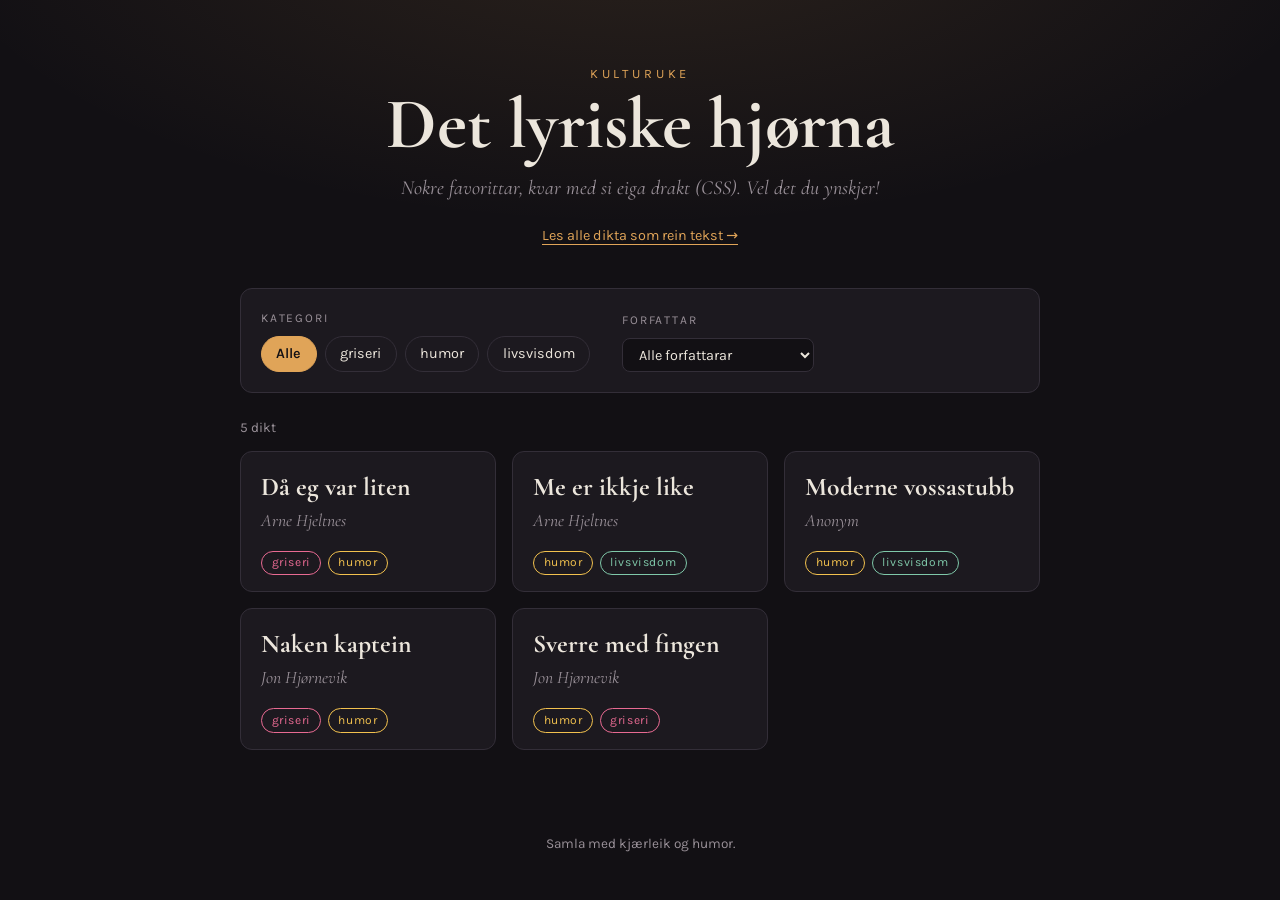
<file: index.html>
<!doctype html>
<html lang="nn">
<head>
  <meta charset="utf-8">
  <meta name="viewport" content="width=device-width, initial-scale=1">
  <title>Det lyriske hjørna</title>
  <meta name="description" content="Ein samling favorittdikt – i skjønn foreining med CSS.">
  <link rel="preconnect" href="https://fonts.googleapis.com">
  <link rel="preconnect" href="https://fonts.gstatic.com" crossorigin>
  <link href="https://fonts.googleapis.com/css2?family=Cormorant+Garamond:ital,wght@0,500;0,700;1,500&family=Karla:wght@400;600&display=swap" rel="stylesheet">
  <link rel="stylesheet" href="style.css">
  <script src="script.js" defer></script>
</head>
<body>
  <header class="topp">
    <p class="overtittel">Kulturuke</p>
    <h1>Det lyriske hjørna</h1>
    <p class="ingress">Nokre favorittar, kvar med si eiga drakt (CSS). Vel det du ynskjer!</p>
    <p class="lesemodus"><a href="les/">Les alle dikta som rein tekst →</a></p>
  </header>

  <main>
    <section class="filter" aria-label="Filtrer dikt">
      <div class="filter-gruppe">
        <span class="filter-etikett" id="kategori-etikett">Kategori</span>
        <div class="chips" id="kategorier" role="group" aria-labelledby="kategori-etikett"></div>
      </div>
      <div class="filter-gruppe">
        <label class="filter-etikett" for="forfatter">Forfattar</label>
        <select id="forfatter">
          <option value="">Alle forfattarar</option>
        </select>
      </div>
    </section>

    <p class="antall" id="antall" aria-live="polite"></p>

    <ul class="diktliste" id="diktliste"></ul>

    <noscript>
      <p class="tom">Startsida treng JavaScript for å vise dikta.</p>
    </noscript>
  </main>

  <footer class="bunn">
    <p>Samla med kjærleik og humor.</p>
  </footer>
</body>
</html>
</file>
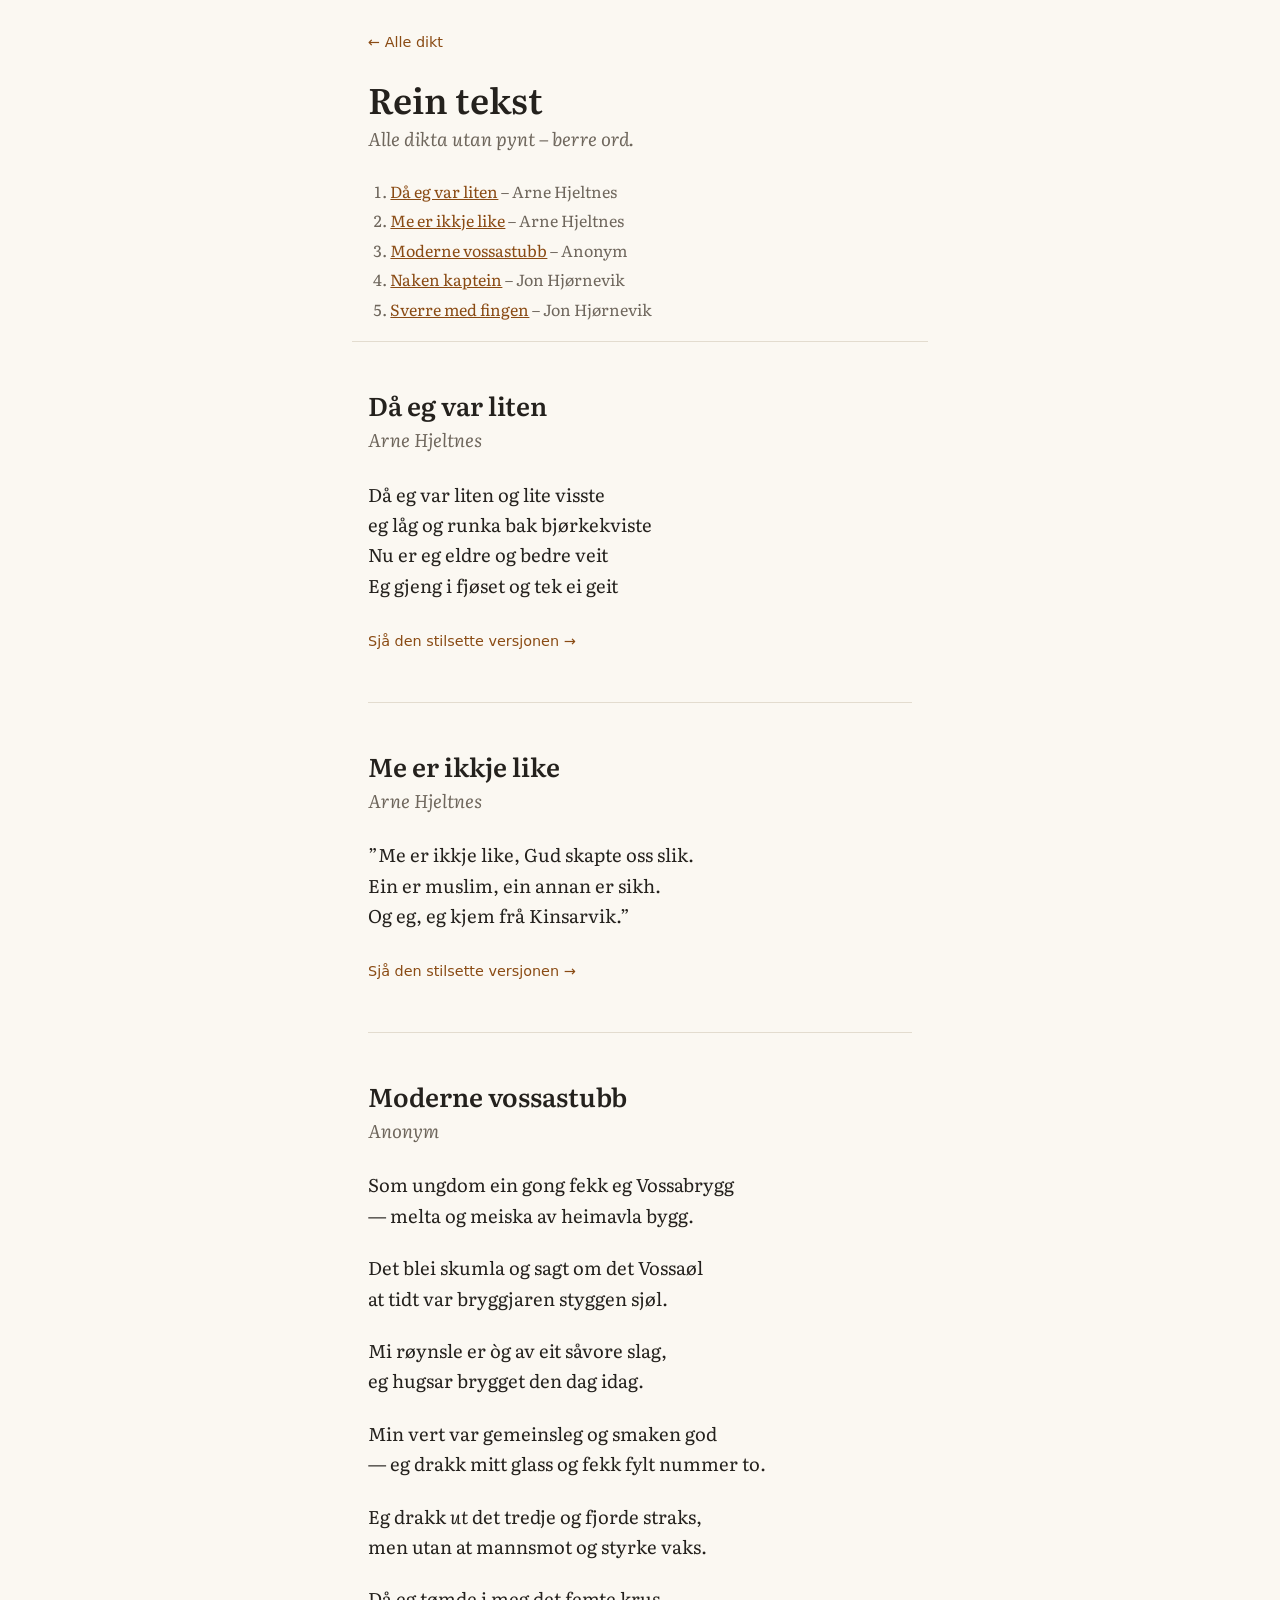
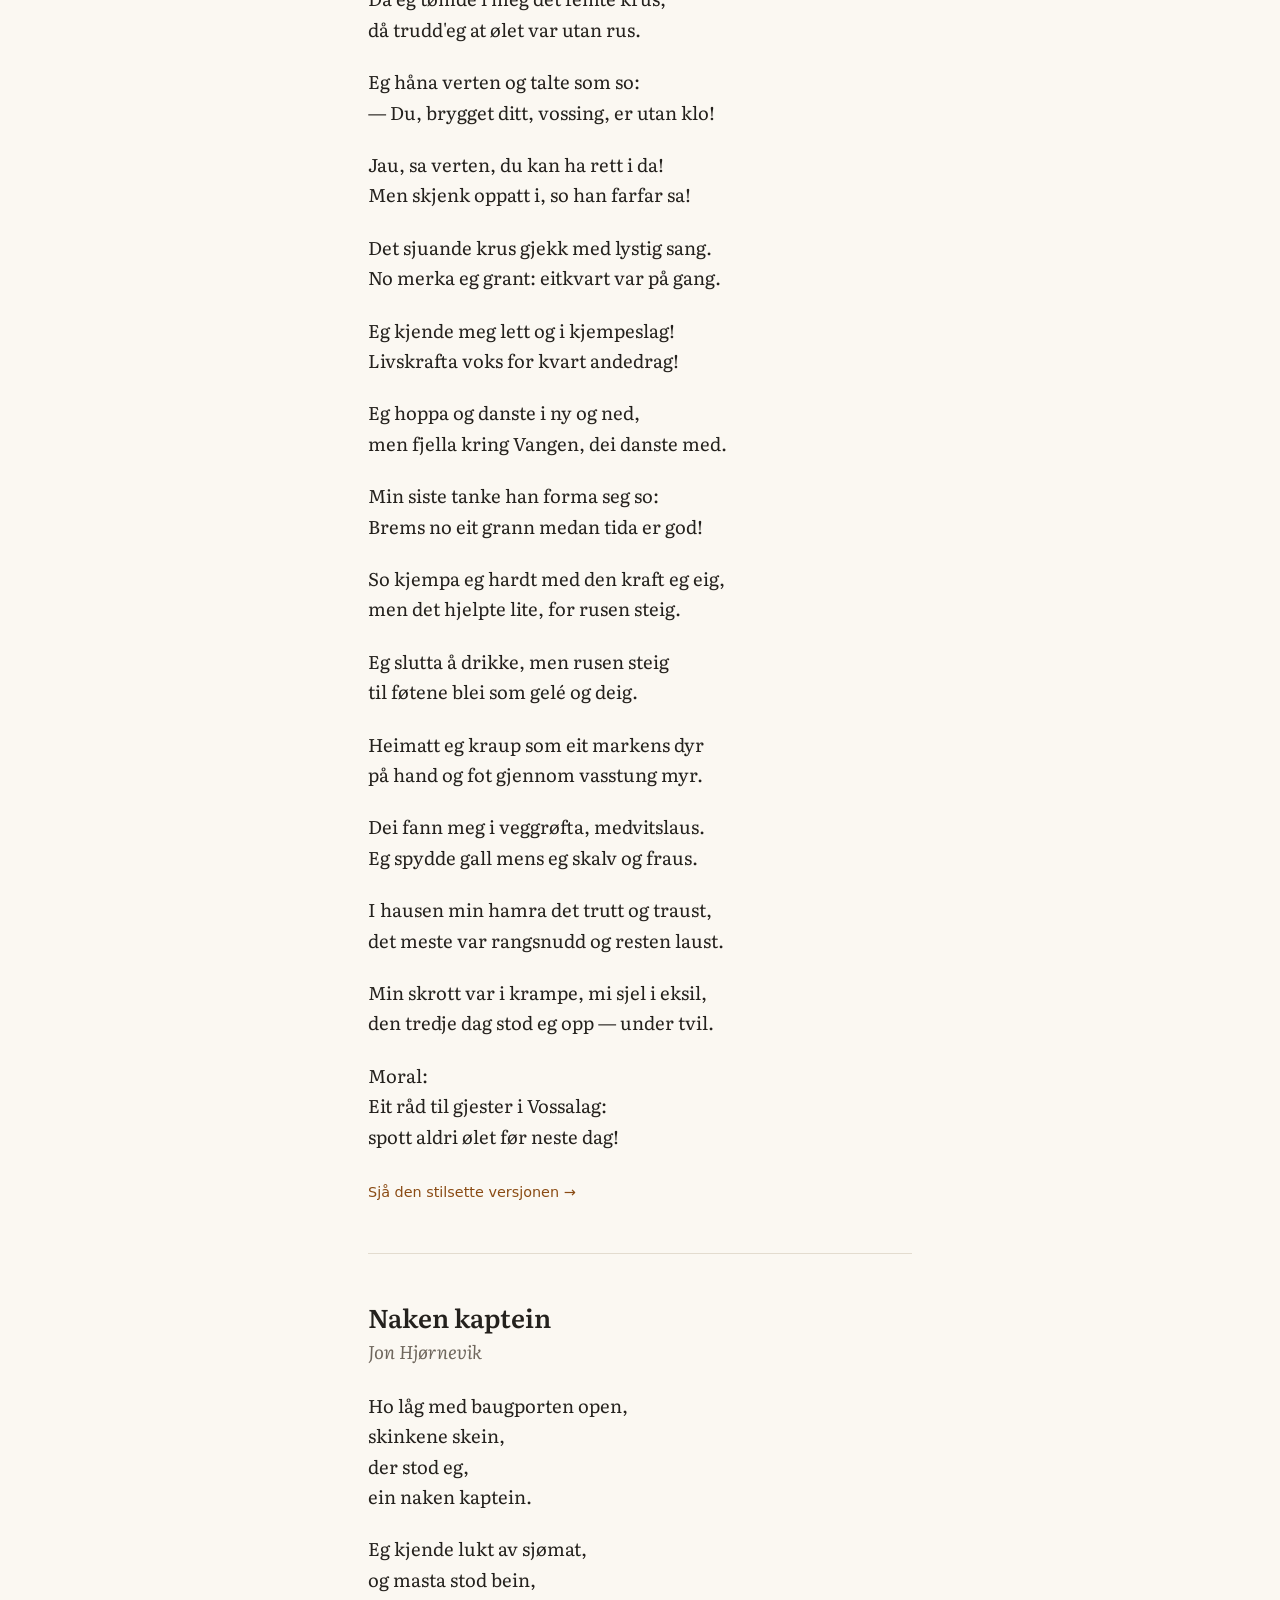
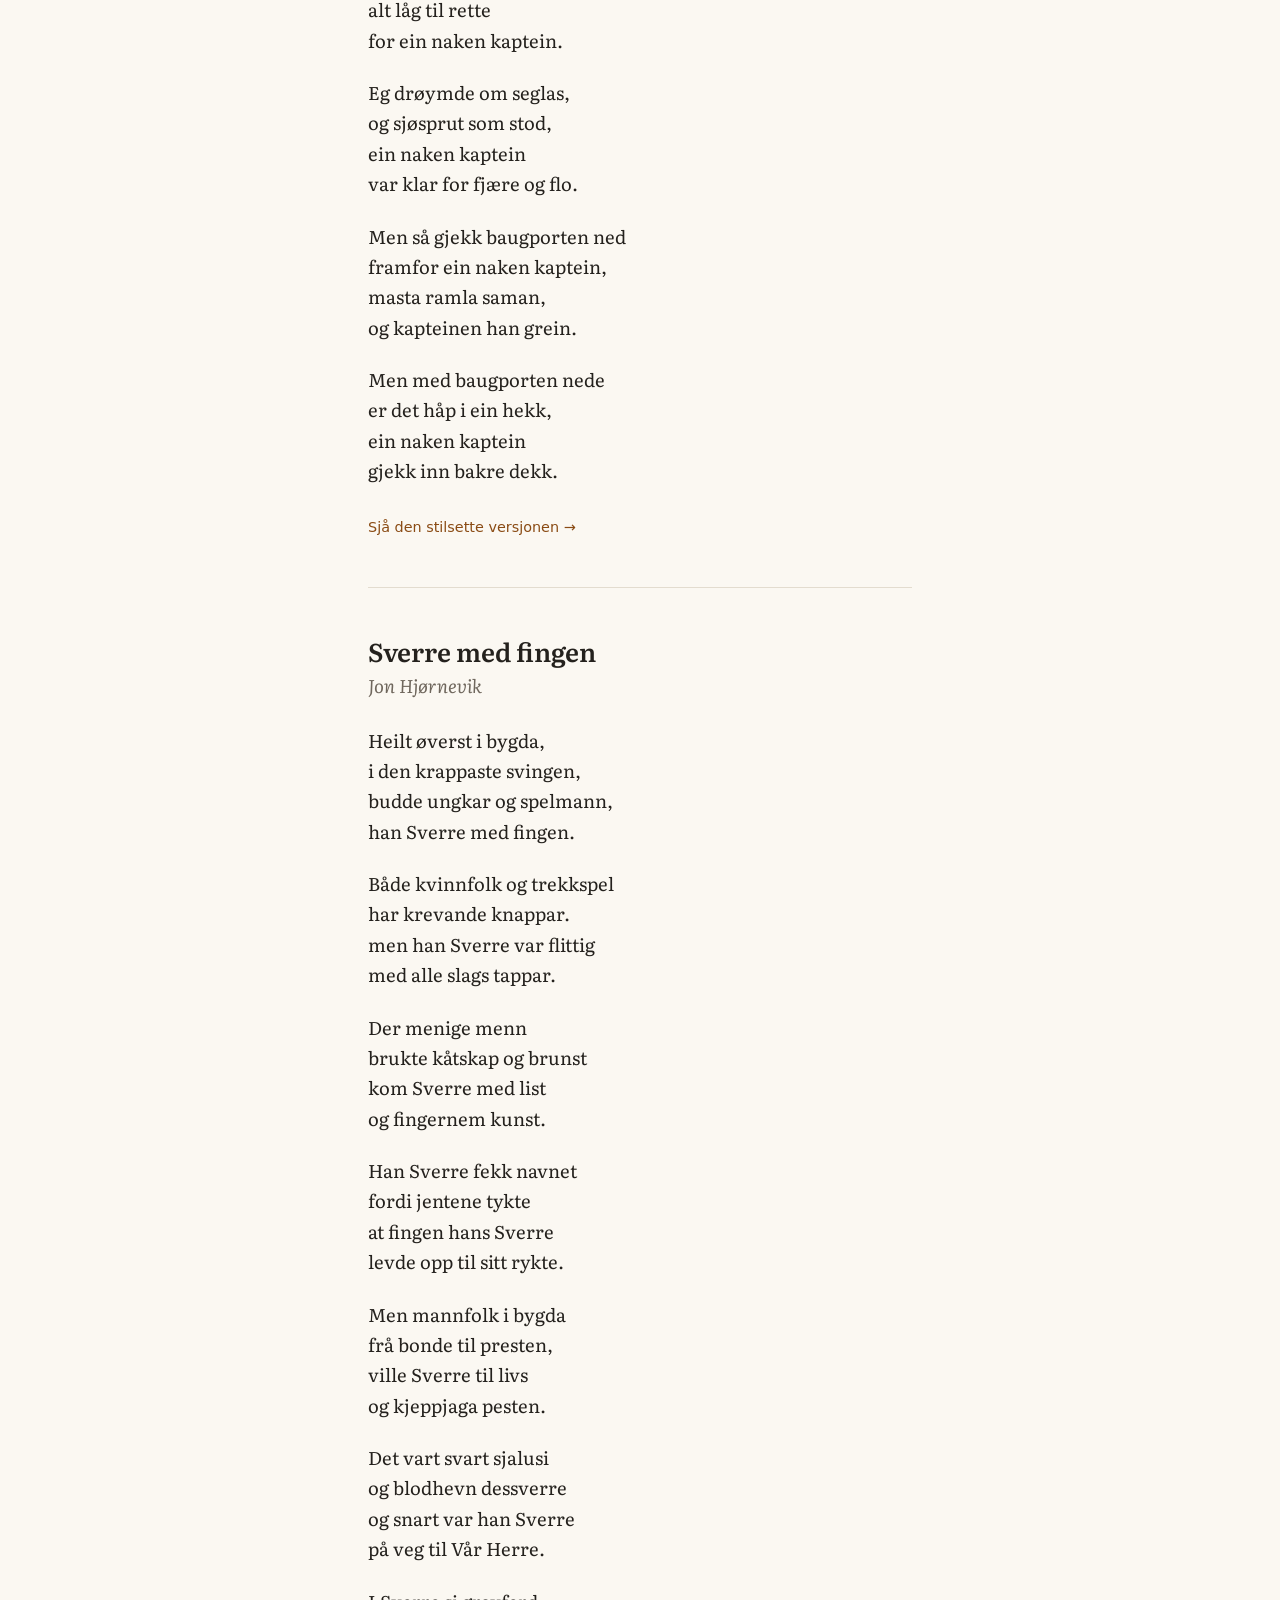
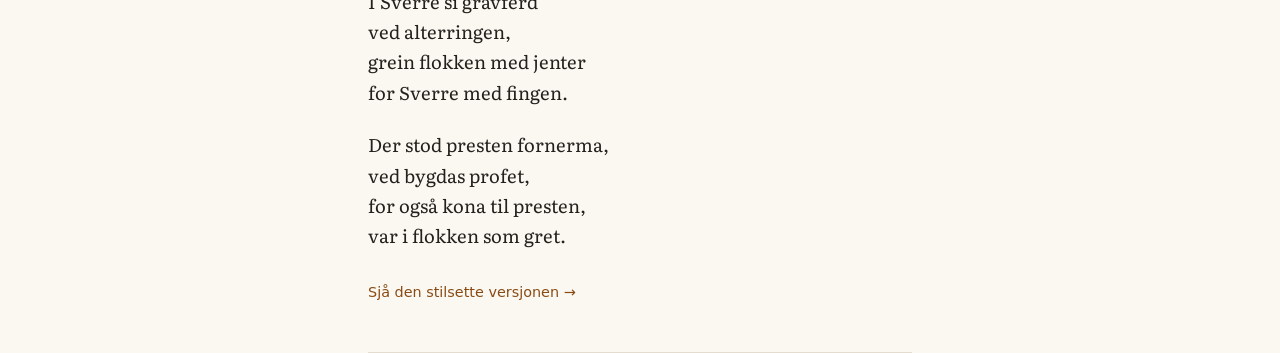
<file: les/index.html>
<!doctype html>
<html lang="nn">
<head>
  <meta charset="utf-8">
  <meta name="viewport" content="width=device-width, initial-scale=1">
  <title>Rein tekst – Det lyriske hjørna</title>
  <meta name="description" content="Alle dikta i Det lyriske hjørna som rein tekst, utan pynt.">
  <link rel="preconnect" href="https://fonts.googleapis.com">
  <link rel="preconnect" href="https://fonts.gstatic.com" crossorigin>
  <link href="https://fonts.googleapis.com/css2?family=Literata:ital,opsz,wght@0,7..72,400;0,7..72,600;1,7..72,400&display=swap" rel="stylesheet">
  <link rel="stylesheet" href="style.css">
  <script src="script.js" defer></script>
</head>
<body>
  <header class="topp">
    <a class="tilbake" href="../">← Alle dikt</a>
    <h1>Rein tekst</h1>
    <p class="ingress">Alle dikta utan pynt – berre ord.</p>

    <nav aria-label="Innhald">
      <ol class="innhald" id="innhald"></ol>
    </nav>
  </header>

  <main id="dikta">
    <p class="melding">Hentar dikta …</p>
  </main>

  <noscript>
    <p class="melding">Denne sida treng JavaScript for å hente dikta.</p>
  </noscript>
</body>
</html>
</file>
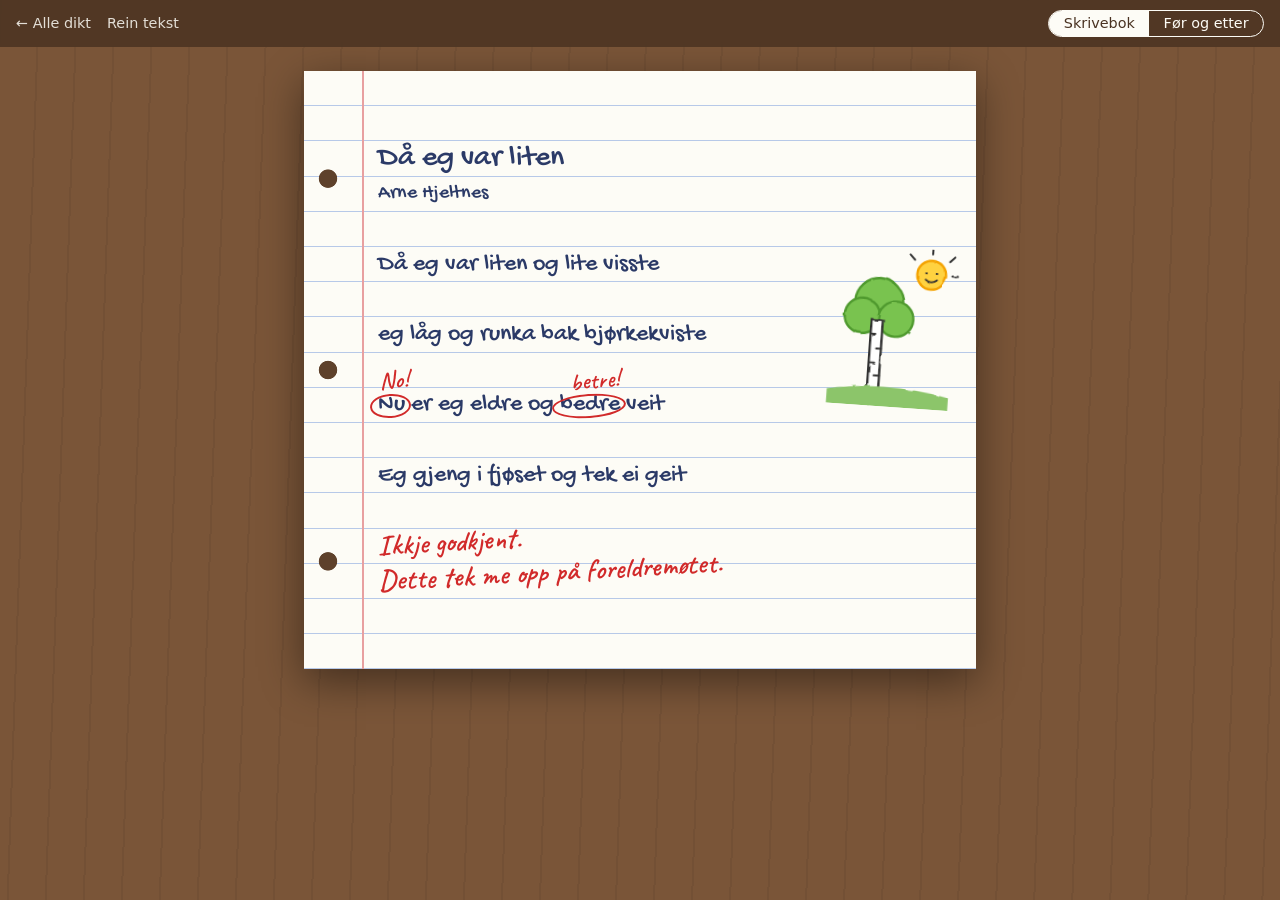
<file: dikt/da-eg-var-liten/index.html>
<!doctype html>
<html lang="nn" data-visning="skrivebok">
<head>
  <meta charset="utf-8">
  <meta name="viewport" content="width=device-width, initial-scale=1">
  <title>Då eg var liten og lite visste... – Arne Hjeltnes</title>
  <link rel="preconnect" href="https://fonts.googleapis.com">
  <link rel="preconnect" href="https://fonts.gstatic.com" crossorigin>
  <link href="https://fonts.googleapis.com/css2?family=Caveat:wght@600&family=Gochi+Hand&family=Zilla+Slab:wght@400;700&display=swap" rel="stylesheet">
  <link rel="stylesheet" href="style.css">
  <script>
    document.documentElement.classList.add("js");
    try {
      if (localStorage.getItem("liten-visning") === "glidar") document.documentElement.dataset.visning = "glidar";
    } catch {}
  </script>
  <script src="script.js" defer></script>
</head>
<body>
  <nav class="topplinje">
    <div class="lenkjer">
      <a class="tilbake" href="../../">← Alle dikt</a>
      <a class="tilbake" href="../../les/#da-eg-var-liten">Rein tekst</a>
    </div>
    <div class="veljar" role="group" aria-label="Visning">
      <button type="button" data-vel="skrivebok" aria-pressed="true">Skrivebok</button>
      <button type="button" data-vel="glidar" aria-pressed="false">Før og etter</button>
    </div>
  </nav>

  <main class="ark">
    <header class="hovud">
      <h1>Då eg var liten</h1>
      <p class="forfatter">Arne Hjeltnes</p>
    </header>

    <!-- Barneteikning i margen på skrivebokssida -->
    <svg class="krusedull" viewBox="0 0 160 200" aria-hidden="true">
      <defs>
        <filter id="fargeblyant-liten">
          <feTurbulence type="fractalNoise" baseFrequency="0.06" numOctaves="2" seed="2" result="stoy"/>
          <feDisplacementMap in="SourceGraphic" in2="stoy" scale="3"/>
        </filter>
      </defs>
      <g filter="url(#fargeblyant-liten)">
        <circle class="dull-sol" cx="125" cy="32" r="18"/>
        <path class="dull-strek" d="M125 6 V0 M147 14 L153 8 M151 32 H158 M103 14 L97 8"/>
        <path class="dull-strek" d="M118 30 h1 M131 30 h1 M118 38 Q125 44 132 38"/>
        <circle class="dull-krone" cx="62" cy="70" r="30"/>
        <circle class="dull-krone" cx="42" cy="88" r="22"/>
        <circle class="dull-krone" cx="84" cy="90" r="22"/>
        <rect class="dull-stamme" x="54" y="92" width="14" height="88"/>
        <path class="dull-strek" d="M54 110 h6 M62 128 h6 M54 146 h7 M61 162 h7"/>
        <path class="dull-gras" d="M4 182 Q 80 168 156 184 L156 200 L4 200 Z"/>
      </g>
    </svg>

    <div data-strofe class="scene" style="--pos: 100%">
      <div class="panel panel-da">
        <svg class="bilete" viewBox="0 0 800 500" preserveAspectRatio="xMidYMid slice" aria-hidden="true">
          <defs>
            <filter id="fargeblyant">
              <feTurbulence type="fractalNoise" baseFrequency="0.035" numOctaves="2" seed="4" result="stoy"/>
              <feDisplacementMap in="SourceGraphic" in2="stoy" scale="6"/>
            </filter>
          </defs>
          <rect width="800" height="500" fill="#fffdf4"/>
          <g filter="url(#fargeblyant)">
            <rect class="da-himmel" x="-10" y="-10" width="820" height="390"/>
            <circle class="dull-sol" cx="560" cy="90" r="46"/>
            <path class="dull-strek tjukk" d="M560 22 V4 M614 44 L630 28 M626 92 H646 M506 44 L490 28 M614 140 L630 156 M506 140 L490 156"/>
            <path class="dull-strek tjukk" d="M544 84 h2 M574 84 h2 M542 104 Q560 120 578 104"/>
            <path class="da-sky" d="M120 360 q-30 0 -30 -26 q0 -26 30 -24 q10 -26 40 -16 q30 -14 46 14 q30 2 26 30 q-4 22 -30 22 Z" transform="translate(500 -240)"/>
            <path class="dull-gras" d="M-10 380 Q 200 330 420 370 T 820 360 L 820 510 L -10 510 Z"/>

            <rect class="dull-stamme" x="318" y="200" width="24" height="190"/>
            <path class="dull-strek tjukk" d="M318 230 h10 M332 262 h10 M318 300 h12 M330 336 h12"/>
            <circle class="dull-krone" cx="330" cy="170" r="62"/>
            <circle class="dull-krone" cx="286" cy="208" r="40"/>
            <circle class="dull-krone" cx="376" cy="206" r="42"/>

            <rect class="dull-stamme" x="458" y="230" width="20" height="160"/>
            <path class="dull-strek tjukk" d="M458 262 h9 M469 296 h9 M458 330 h10"/>
            <circle class="dull-krone" cx="468" cy="206" r="50"/>
            <circle class="dull-krone" cx="434" cy="236" r="32"/>
            <circle class="dull-krone" cx="504" cy="234" r="34"/>

            <!-- Bjørkekvistar -->
            <circle class="da-busk" cx="190" cy="390" r="44"/>
            <circle class="da-busk" cx="240" cy="380" r="36"/>
            <circle class="da-busk" cx="150" cy="404" r="30"/>

            <circle class="da-blom" cx="420" cy="430" r="8"/>
            <circle class="da-blom" cx="560" cy="414" r="8"/>
            <circle class="da-blom gul" cx="620" cy="446" r="8"/>
            <circle class="da-blom gul" cx="90" cy="452" r="8"/>
          </g>
        </svg>
        <p class="del del-da">
          <span data-linje class="linje">Då eg var liten og lite visste</span>
          <span data-linje class="linje">eg låg og runka bak bjørkekviste</span>
        </p>
      </div>

      <div class="panel panel-no">
        <svg class="bilete" viewBox="0 0 800 500" preserveAspectRatio="xMidYMid slice" aria-hidden="true">
          <defs>
            <linearGradient id="kveldshimmel" x1="0" y1="0" x2="0" y2="1">
              <stop offset="0" stop-color="#1f1733"/>
              <stop offset="0.5" stop-color="#6b3355"/>
              <stop offset="0.78" stop-color="#d9784f"/>
            </linearGradient>
          </defs>
          <rect width="800" height="500" fill="url(#kveldshimmel)"/>
          <circle cx="620" cy="80" r="22" fill="#f6ecd2"/>
          <g class="stjerner">
            <circle cx="120" cy="50" r="1.6"/>
            <circle cx="220" cy="100" r="1.2"/>
            <circle cx="460" cy="40" r="1.4"/>
            <circle cx="700" cy="140" r="1.2"/>
            <circle cx="340" cy="70" r="1"/>
          </g>
          <path d="M0 380 Q 300 350 800 372 L800 500 L0 500 Z" fill="#26301e"/>

          <!-- Fjøset -->
          <path d="M240 250 L380 160 L520 250 Z" fill="#2e2a2a"/>
          <rect x="256" y="248" width="248" height="140" fill="#9e2b25"/>
          <path d="M256 248 H504" stroke="#f2ede4" stroke-width="5"/>
          <rect x="366" y="194" width="28" height="26" fill="#f2ede4"/>
          <rect x="370" y="198" width="20" height="18" fill="#f3c46b"/>
          <rect x="430" y="280" width="44" height="34" fill="#f3c46b" stroke="#f2ede4" stroke-width="4"/>
          <!-- Fjøsdøra, halvopen -->
          <rect x="290" y="290" width="70" height="98" fill="#1b1414"/>
          <rect x="360" y="290" width="40" height="98" fill="#9e2b25" stroke="#f2ede4" stroke-width="4"/>
          <path d="M360 290 L400 388 M400 290 L360 388" stroke="#f2ede4" stroke-width="4"/>

          <!-- Geita som kikar ut -->
          <g class="geit">
            <path class="geit-horn" d="M318 322 Q 306 296 296 300 M334 322 Q 340 296 352 298"/>
            <ellipse class="geit-ore" cx="304" cy="334" rx="12" ry="5" transform="rotate(20 304 334)"/>
            <ellipse class="geit-ore" cx="350" cy="334" rx="12" ry="5" transform="rotate(-20 350 334)"/>
            <ellipse class="geit-hovud" cx="327" cy="345" rx="20" ry="26"/>
            <g class="geit-auge">
              <ellipse cx="319" cy="340" rx="3.4" ry="4"/>
              <ellipse cx="335" cy="340" rx="3.4" ry="4"/>
            </g>
            <path class="geit-skjegg" d="M321 368 L327 388 L333 368 Z"/>
          </g>

          <!-- Gjerde -->
          <path d="M560 360 V400 M610 362 V402 M660 364 V404 M710 366 V406 M760 368 V408 M550 372 H780 M550 390 H780" stroke="#4a3a2a" stroke-width="6" stroke-linecap="round"/>
        </svg>
        <p class="del del-no">
          <span data-linje class="linje"><span class="rett" data-rett="No!">Nu</span> er eg eldre og <span class="rett" data-rett="betre!">bedre</span> veit</span>
          <span data-linje class="linje">Eg gjeng i fjøset og tek ei geit</span>
        </p>
      </div>

      <div class="skiljeline" aria-hidden="true"></div>
      <button type="button" class="handtak" role="slider" aria-label="Dra mellom då og no" aria-valuemin="0" aria-valuemax="100" aria-valuenow="100">
        <span aria-hidden="true">⟷</span>
      </button>
    </div>

    <!-- Læraren sin dom (skrivebok) -->
    <p class="karakter">Ikkje godkjent.<br>Dette tek me opp på foreldremøtet.</p>
  </main>
</body>
</html>
</file>
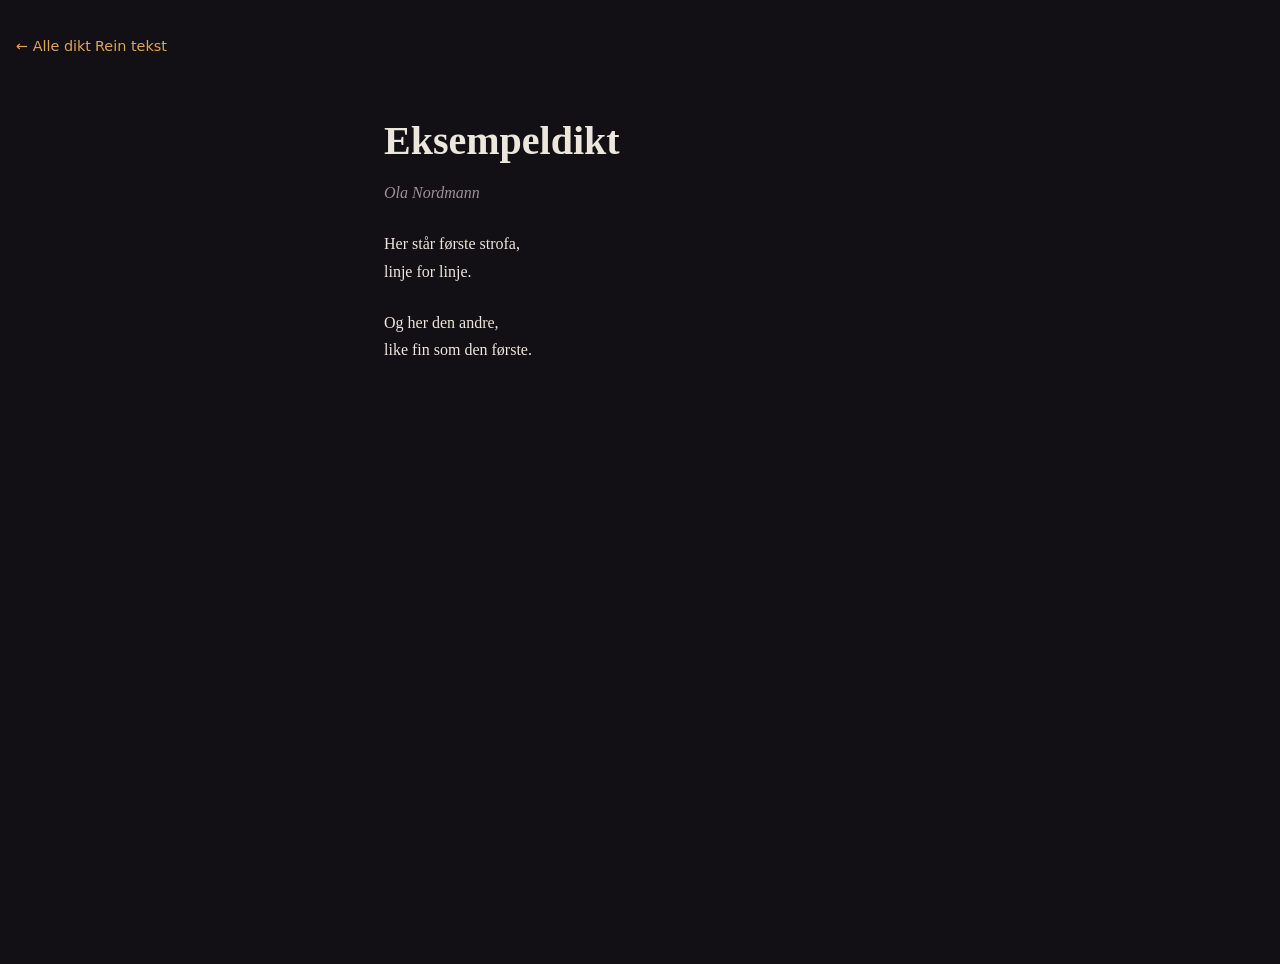
<file: dikt/eksempel/index.html>
<!doctype html>
<html lang="nn">
<head>
  <meta charset="utf-8">
  <meta name="viewport" content="width=device-width, initial-scale=1">
  <title>Eksempeldikt – Ola Nordmann</title>
  <link rel="stylesheet" href="style.css">
</head>
<body>
  <a class="tilbake" href="../../">← Alle dikt</a>
  <a class="tilbake" href="../../les/#eksempel">Rein tekst</a>

  <article>
    <h1>Eksempeldikt</h1>
    <p class="forfatter">Ola Nordmann</p>

    <div class="dikt">
      <p data-strofe>
        Her står første strofa,<br>
        linje for linje.
      </p>
      <p data-strofe>
        Og her den andre,<br>
        like fin som den første.
      </p>
    </div>
  </article>
</body>
</html>
</file>
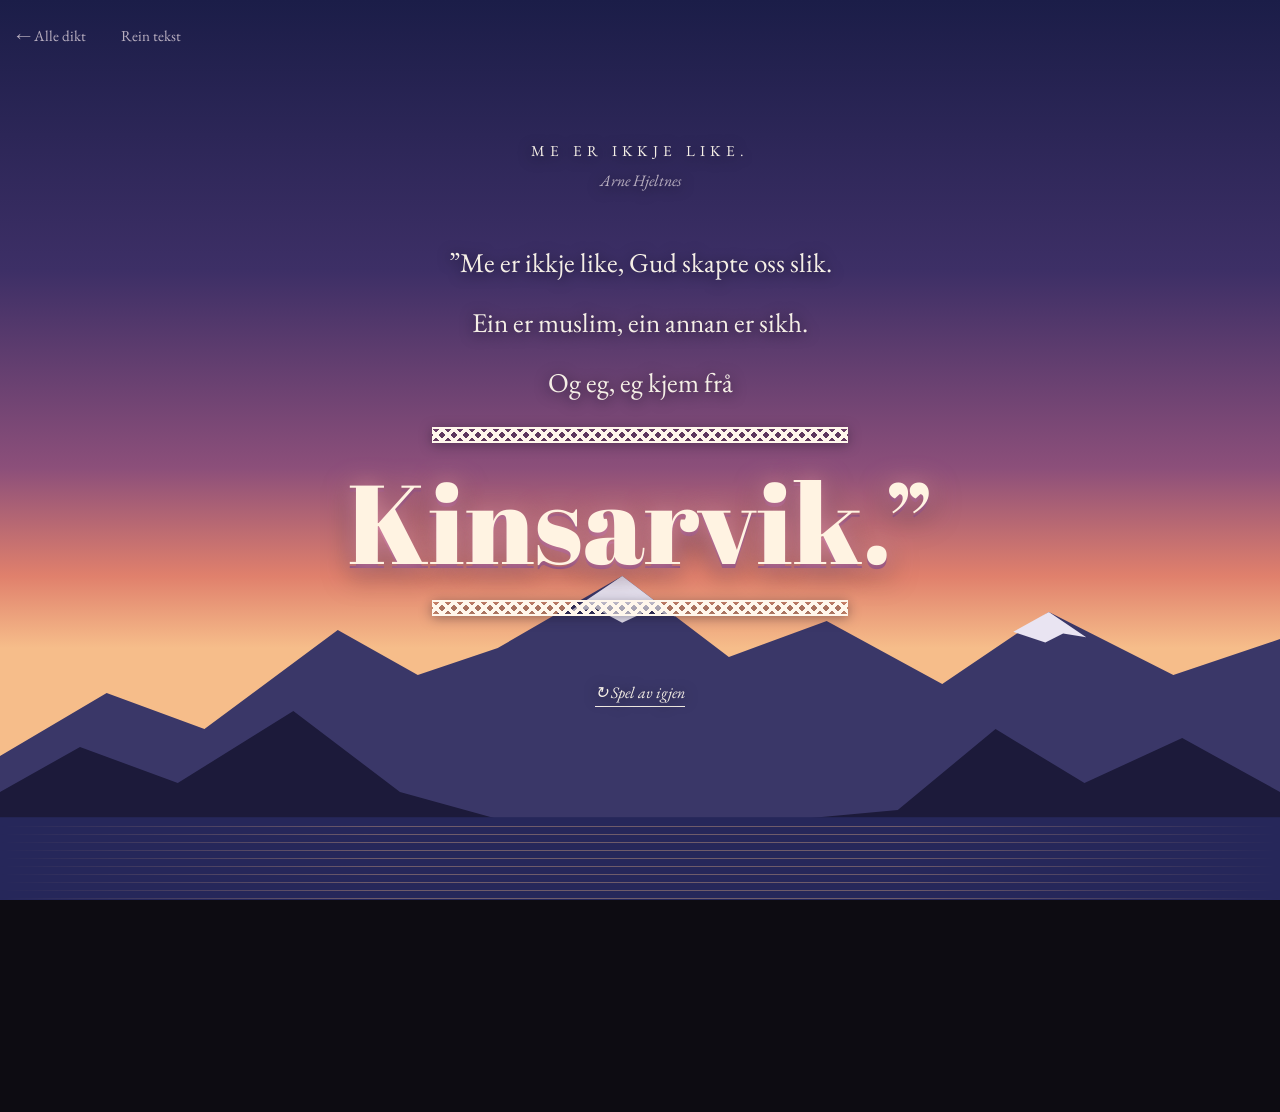
<file: dikt/me-er-ikkje-like/index.html>
<!doctype html>
<html lang="nn">
<head>
  <meta charset="utf-8">
  <meta name="viewport" content="width=device-width, initial-scale=1">
  <title>Me er ikkje like. – Arne Hjeltnes</title>
  <link rel="preconnect" href="https://fonts.googleapis.com">
  <link rel="preconnect" href="https://fonts.gstatic.com" crossorigin>
  <link href="https://fonts.googleapis.com/css2?family=Abril+Fatface&family=EB+Garamond:ital@0;1&display=swap" rel="stylesheet">
  <link rel="stylesheet" href="style.css">
</head>
<body>
  <!-- Kulissar: Hardanger i kveldslys, skjult bak natta til punchlinen kjem -->
  <div class="hardanger" aria-hidden="true">
    <svg class="fjell" viewBox="0 0 1440 420" preserveAspectRatio="none">
      <path class="fjell-bak" d="M0 260 L120 190 L230 230 L380 120 L470 170 L560 140 L700 60 L820 150 L930 110 L1060 180 L1180 100 L1320 170 L1440 130 L1440 420 L0 420 Z"/>
      <path class="isbre" d="M640 100 L700 60 L760 105 L730 98 L700 112 L670 96 Z"/>
      <path class="isbre" d="M1140 122 L1180 100 L1222 128 L1196 124 L1176 134 Z"/>
      <path class="fjell-fram" d="M0 300 L90 250 L200 290 L330 210 L450 300 L560 330 L1440 330 L1440 300 L1330 240 L1220 290 L1120 230 L1010 320 L900 330 L0 330 Z"/>
      <rect class="fjord" x="0" y="328" width="1440" height="92"/>
    </svg>
    <div class="glitter"></div>
  </div>

  <div class="bloming" aria-hidden="true">
    <span style="--x: 4%;  --d: 0s;   --s: 9s;  --k: 1"></span>
    <span style="--x: 11%; --d: 2.4s; --s: 11s; --k: .7"></span>
    <span style="--x: 17%; --d: 1.1s; --s: 8s;  --k: .9"></span>
    <span style="--x: 24%; --d: 4.2s; --s: 12s; --k: .6"></span>
    <span style="--x: 30%; --d: .6s;  --s: 10s; --k: 1.1"></span>
    <span style="--x: 37%; --d: 3.3s; --s: 9s;  --k: .8"></span>
    <span style="--x: 43%; --d: 5.1s; --s: 13s; --k: .7"></span>
    <span style="--x: 49%; --d: 1.8s; --s: 8.5s; --k: 1"></span>
    <span style="--x: 55%; --d: .2s;  --s: 11s; --k: .9"></span>
    <span style="--x: 61%; --d: 3.9s; --s: 9.5s; --k: 1.2"></span>
    <span style="--x: 67%; --d: 2.7s; --s: 12s; --k: .6"></span>
    <span style="--x: 72%; --d: .9s;  --s: 10s; --k: 1"></span>
    <span style="--x: 78%; --d: 4.6s; --s: 8s;  --k: .8"></span>
    <span style="--x: 84%; --d: 1.5s; --s: 11.5s; --k: 1.1"></span>
    <span style="--x: 90%; --d: 3s;   --s: 9s;  --k: .7"></span>
    <span style="--x: 96%; --d: .4s;  --s: 10.5s; --k: .9"></span>
    <span style="--x: 8%;  --d: 6s;   --s: 10s; --k: .8"></span>
    <span style="--x: 34%; --d: 6.8s; --s: 9s;  --k: 1"></span>
    <span style="--x: 58%; --d: 7.4s; --s: 11s; --k: .7"></span>
    <span style="--x: 81%; --d: 6.3s; --s: 12s; --k: 1"></span>
  </div>

  <div class="natt" aria-hidden="true"></div>

  <a class="tilbake" href="../../">← Alle dikt</a>
  <a class="tilbake" href="../../les/#me-er-ikkje-like">Rein tekst</a>

  <article>
    <h1>Me er ikkje like.</h1>
    <p class="forfatter">Arne Hjeltnes</p>

    <p data-strofe class="dikt">
      <span data-linje class="linje l1">”Me er ikkje like, Gud skapte oss slik.</span>
      <span data-linje class="linje l2">Ein er muslim, ein annan er sikh.</span>
      <span data-linje><span class="linje l3">Og eg, eg kjem frå</span>
        <span class="stad"><span class="saum"></span>Kinsarvik.”<span class="saum"></span></span></span>
    </p>

    <a class="igjen" href="./">↻ Spel av igjen</a>
  </article>
</body>
</html>
</file>
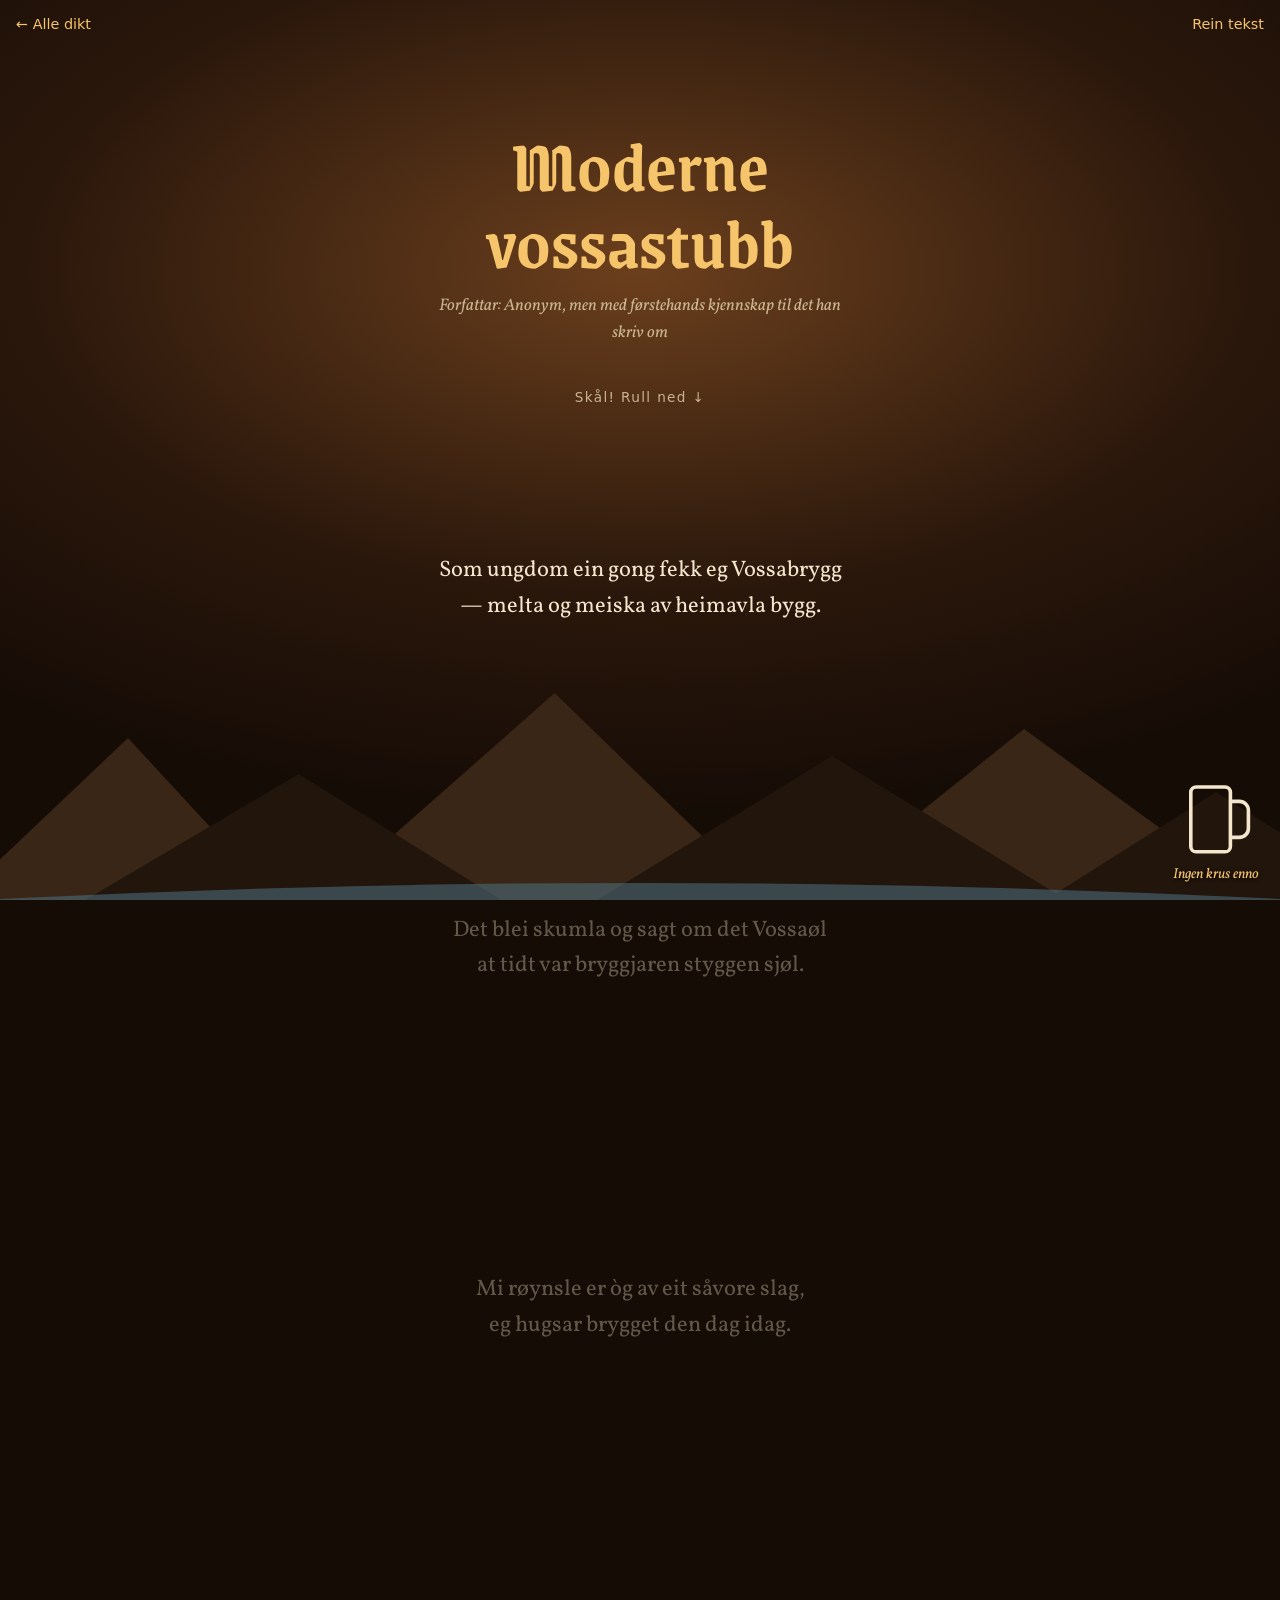
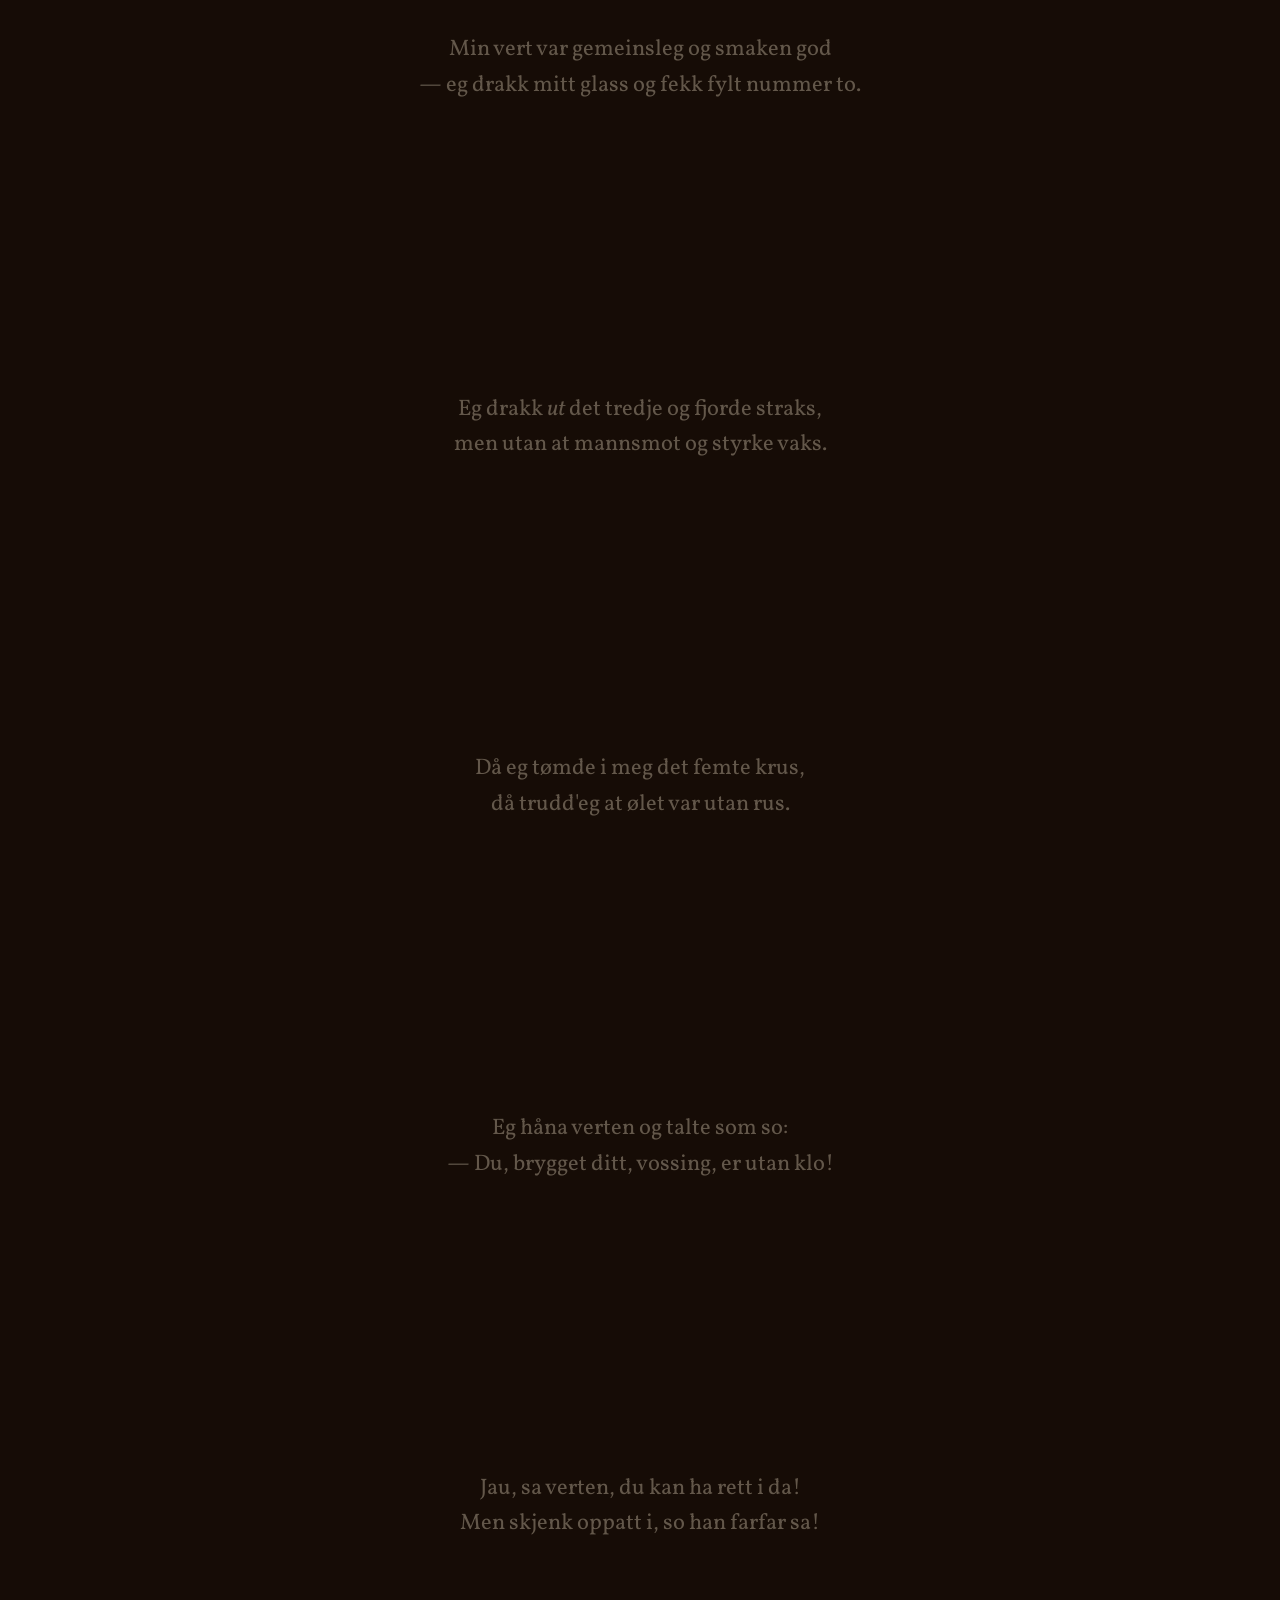
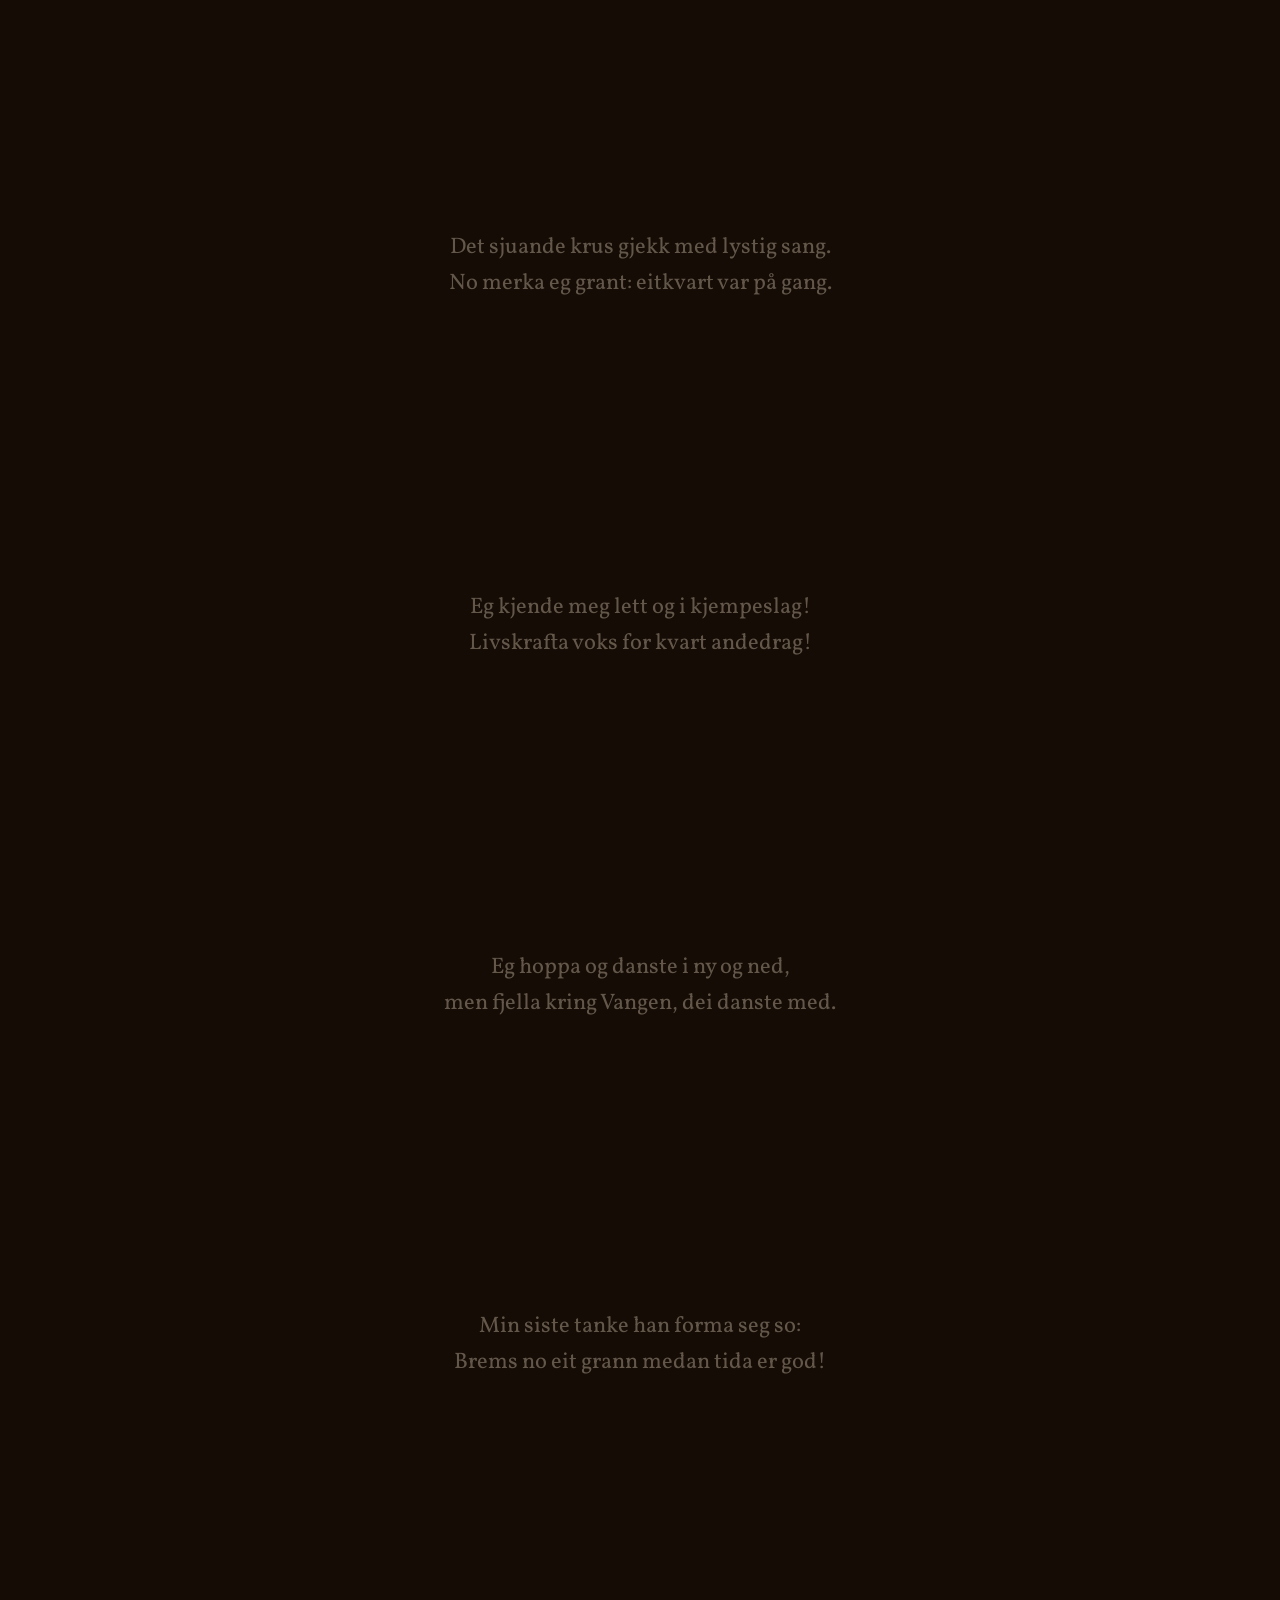
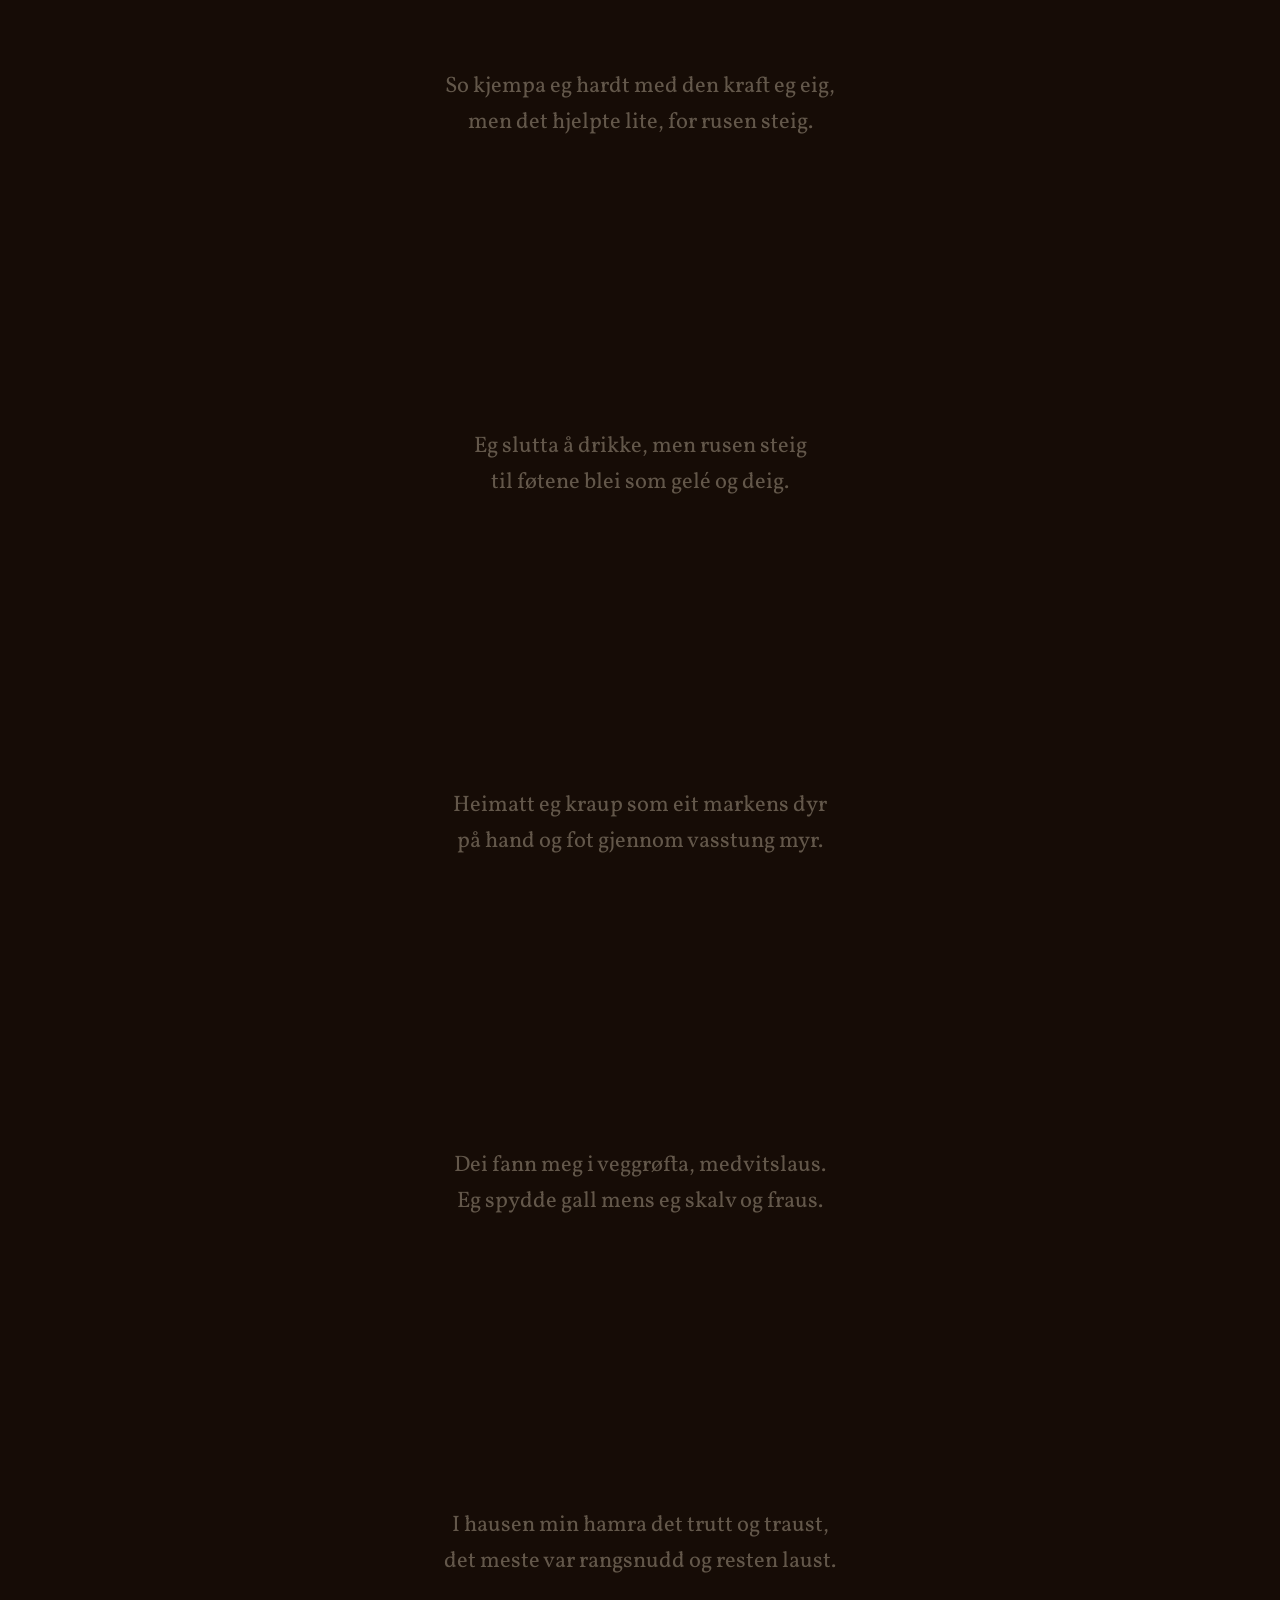
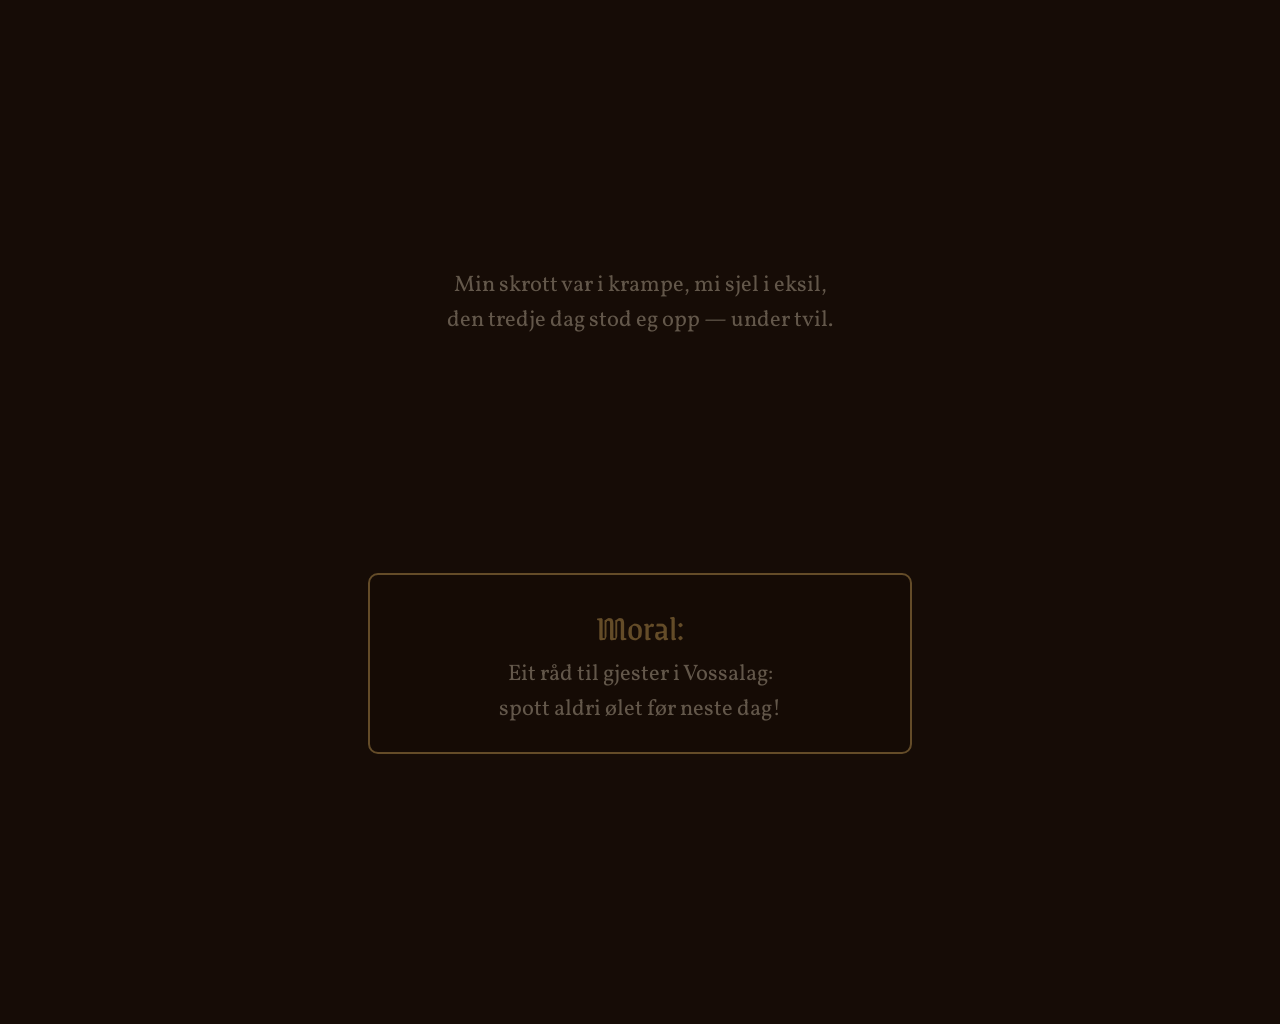
<file: dikt/moderne-vossastubb/index.html>
<!doctype html>
<html lang="nn">
<head>
  <meta charset="utf-8">
  <meta name="viewport" content="width=device-width, initial-scale=1">
  <title>Moderne vossastubb – Anonym</title>
  <link rel="preconnect" href="https://fonts.googleapis.com">
  <link rel="preconnect" href="https://fonts.gstatic.com" crossorigin>
  <link href="https://fonts.googleapis.com/css2?family=Grenze+Gotisch:wght@600&family=Vollkorn:ital@0;1&display=swap" rel="stylesheet">
  <link rel="stylesheet" href="style.css">
  <script src="script.js" defer></script>
</head>
<body>
  <!-- Bakgrunn: ølstove med fjella kring Vangen -->
  <div class="stove" aria-hidden="true"></div>
  <svg class="fjell" viewBox="0 0 1200 300" preserveAspectRatio="none" aria-hidden="true">
    <path class="fjell-bak" style="--i: 0" d="M-40 300 L120 120 L260 300 Z"/>
    <path class="fjell-bak" style="--i: 2" d="M300 300 L520 70 L720 300 Z"/>
    <path class="fjell-bak" style="--i: 4" d="M760 300 L960 110 L1180 300 Z"/>
    <path class="fjell-fram" style="--i: 1" d="M80 300 L280 160 L470 300 Z"/>
    <path class="fjell-fram" style="--i: 3" d="M560 300 L780 140 L1000 300 Z"/>
    <path class="fjell-fram" style="--i: 5" d="M980 300 L1140 180 L1300 300 Z"/>
    <path class="vatn" d="M-20 300 Q 600 262 1220 300 Z"/>
  </svg>
  <div class="fyllesjuke" aria-hidden="true"></div>

  <a class="tilbake" href="../../">← Alle dikt</a>
  <a class="tilbake reintekst" href="../../les/#moderne-vossastubb">Rein tekst</a>

  <!-- Krusteljaren -->
  <div class="krus" aria-live="polite">
    <svg viewBox="0 0 80 100" aria-hidden="true">
      <defs>
        <clipPath id="glas">
          <rect x="12" y="20" width="44" height="72" rx="6"/>
        </clipPath>
      </defs>
      <path class="krus-hank" d="M56 36 h10 a10 10 0 0 1 10 10 v20 a10 10 0 0 1 -10 10 h-10"/>
      <g clip-path="url(#glas)">
        <g class="krus-innhald">
          <rect class="krus-ol" x="12" y="20" width="44" height="72"/>
          <rect class="krus-skum" x="12" y="20" width="44" height="9"/>
        </g>
      </g>
      <rect class="krus-glas" x="12" y="20" width="44" height="72" rx="6"/>
    </svg>
    <p class="krus-tal">Ingen krus enno</p>
  </div>

  <main>
    <header class="hovud">
      <h1>Moderne vossastubb</h1>
      <p class="forfatter">Forfattar: Anonym, men med førstehands kjennskap til det han skriv om</p>
      <p class="hint">Skål! Rull ned ↓</p>
    </header>

    <p data-strofe class="strofe">
      Som ungdom ein gong fekk eg Vossabrygg<br>
      — melta og meiska av heimavla bygg.
    </p>
    <p data-strofe class="strofe">
      Det blei skumla og sagt om det Vossaøl<br>
      at tidt var bryggjaren styggen sjøl.
    </p>
    <p data-strofe class="strofe">
      Mi røynsle er òg av eit såvore slag,<br>
      eg hugsar brygget den dag idag.
    </p>
    <p data-strofe class="strofe">
      Min vert var gemeinsleg og smaken god<br>
      — eg drakk mitt glass og fekk fylt nummer to.
    </p>
    <p data-strofe class="strofe">
      Eg drakk <em>ut</em> det tredje og fjorde straks,<br>
      men utan at mannsmot og styrke vaks.
    </p>
    <p data-strofe class="strofe">
      Då eg tømde i meg det femte krus,<br>
      då trudd'eg at ølet var utan rus.
    </p>
    <p data-strofe class="strofe">
      Eg håna verten og talte som so:<br>
      — Du, brygget ditt, vossing, er utan klo!
    </p>
    <p data-strofe class="strofe">
      Jau, sa verten, du kan ha rett i da!<br>
      Men skjenk oppatt i, so han farfar sa!
    </p>
    <p data-strofe class="strofe">
      Det sjuande krus gjekk med lystig sang.<br>
      No merka eg grant: eitkvart var på gang.
    </p>
    <p data-strofe class="strofe">
      Eg kjende meg lett og i kjempeslag!<br>
      Livskrafta voks for kvart andedrag!
    </p>
    <p data-strofe class="strofe">
      Eg hoppa og danste i ny og ned,<br>
      men fjella kring Vangen, dei danste med.
    </p>
    <p data-strofe class="strofe">
      Min siste tanke han forma seg so:<br>
      Brems no eit grann medan tida er god!
    </p>
    <p data-strofe class="strofe">
      So kjempa eg hardt med den kraft eg eig,<br>
      men det hjelpte lite, for rusen steig.
    </p>
    <p data-strofe class="strofe">
      Eg slutta å drikke, men rusen steig<br>
      til føtene blei som gelé og deig.
    </p>
    <p data-strofe class="strofe">
      Heimatt eg kraup som eit markens dyr<br>
      på hand og fot gjennom vasstung myr.
    </p>
    <p data-strofe class="strofe">
      Dei fann meg i veggrøfta, medvitslaus.<br>
      Eg spydde gall mens eg skalv og fraus.
    </p>
    <p data-strofe class="strofe">
      I hausen min hamra det trutt og traust,<br>
      det meste var rangsnudd og resten laust.
    </p>
    <p data-strofe class="strofe">
      Min skrott var i krampe, mi sjel i eksil,<br>
      den tredje dag stod eg opp — under tvil.
    </p>
    <p data-strofe class="strofe moral">
      <span class="moral-tittel">Moral:</span><br>
      Eit råd til gjester i Vossalag:<br>
      spott aldri ølet før neste dag!
    </p>
  </main>
</body>
</html>
</file>
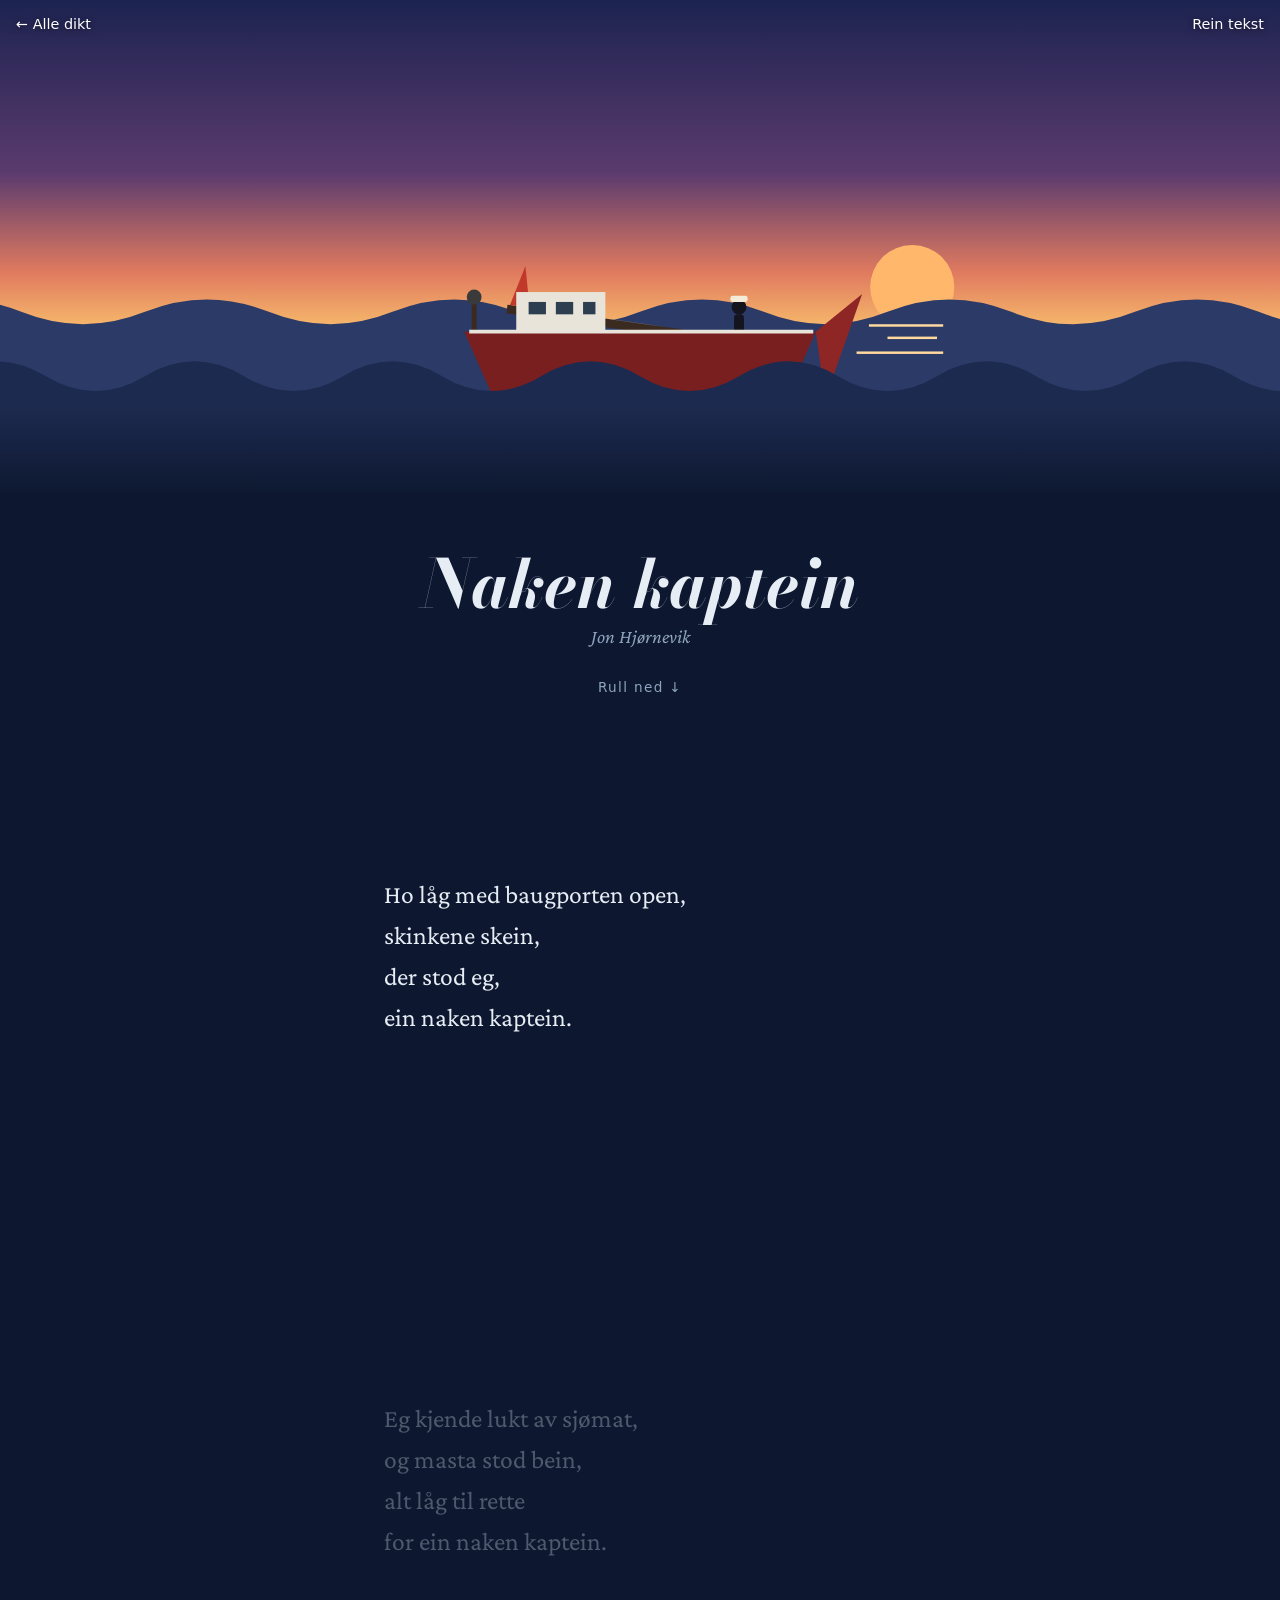
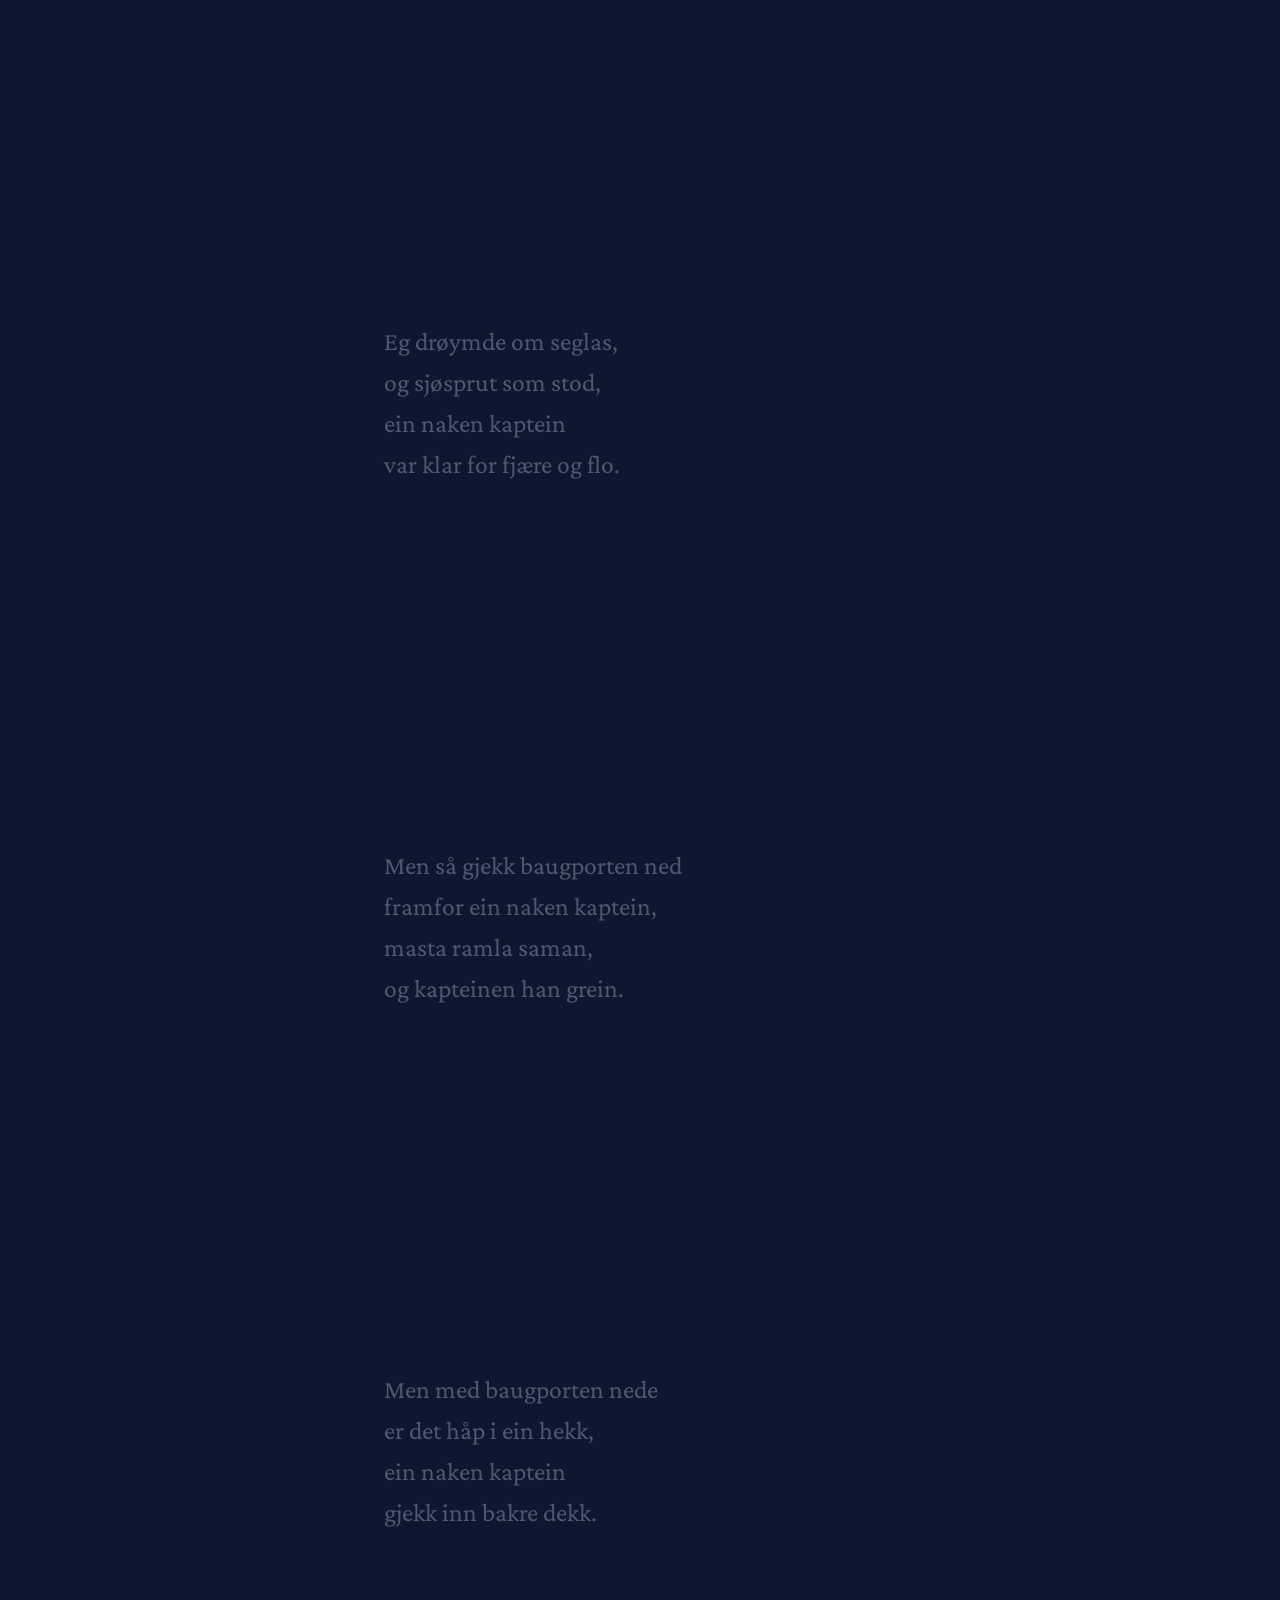
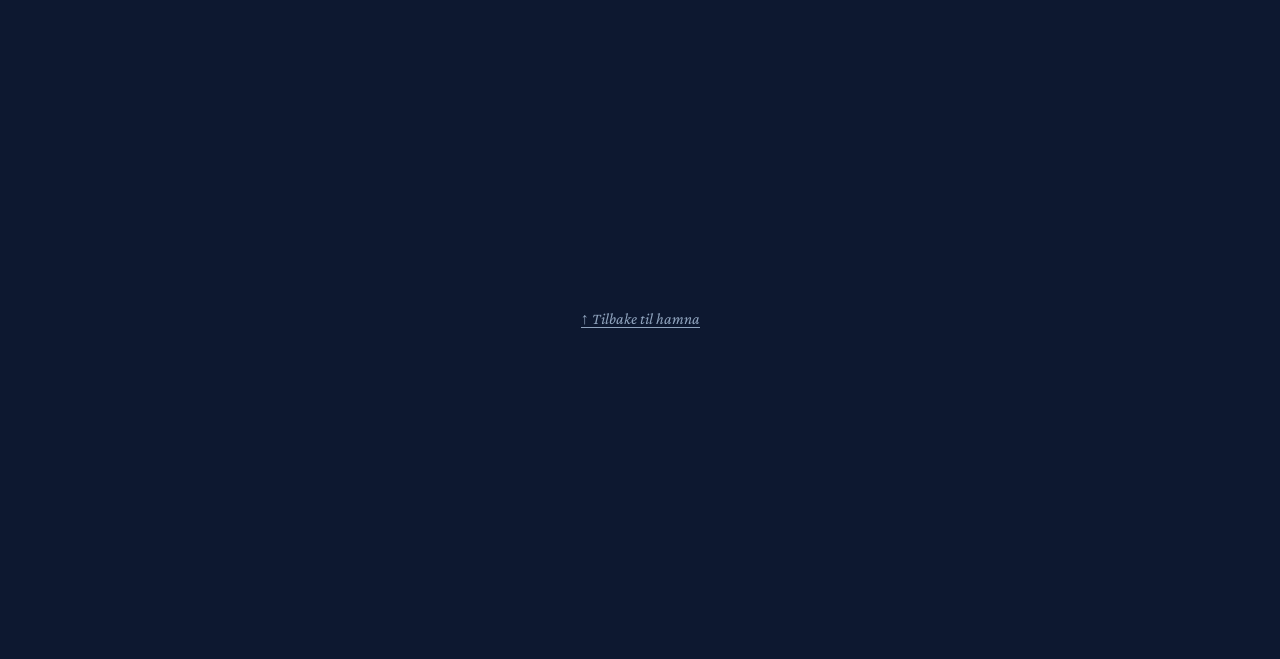
<file: dikt/naken-kaptein/index.html>
<!doctype html>
<html lang="nn" data-scene="1">
<head>
  <meta charset="utf-8">
  <meta name="viewport" content="width=device-width, initial-scale=1">
  <title>Naken kaptein – Jon Hjørnevik</title>
  <link rel="preconnect" href="https://fonts.googleapis.com">
  <link rel="preconnect" href="https://fonts.gstatic.com" crossorigin>
  <link href="https://fonts.googleapis.com/css2?family=Bodoni+Moda:ital,wght@1,700&family=Crimson+Pro:ital,wght@0,400;1,400&display=swap" rel="stylesheet">
  <link rel="stylesheet" href="style.css">
  <script src="script.js" defer></script>
</head>
<body>
  <a class="tilbake" href="../../">← Alle dikt</a>
  <a class="tilbake reintekst" href="../../les/#naken-kaptein">Rein tekst</a>

  <!-- Scena står fast øvst og skiftar tilstand etter kva strofe som blir lesen (data-scene på <html>) -->
  <div class="scene" aria-hidden="true">
    <div class="himmel himmel-kveld"></div>
    <div class="himmel himmel-storm"></div>
    <div class="himmel himmel-morgon"></div>

    <svg viewBox="0 0 800 400" preserveAspectRatio="xMidYMax slice">
      <circle class="sol sol-kveld" cx="620" cy="232" r="34"/>
      <circle class="sol sol-morgon" cx="170" cy="222" r="28"/>

      <g class="bolgjer bolgjer-bak">
        <path d="M-800 252 Q -750.0 232 -700 252 T -600 252 T -500 252 T -400 252 T -300 252 T -200 252 T -100 252 T 0 252 T 100 252 T 200 252 T 300 252 T 400 252 T 500 252 T 600 252 T 700 252 T 800 252 T 900 252 T 1000 252 T 1100 252 T 1200 252 T 1300 252 T 1400 252 T 1500 252 T 1600 252 L 1600 400 L -800 400 Z"/>
      </g>

      <g class="glitter">
        <rect x="585" y="262" width="60" height="2"/>
        <rect x="600" y="272" width="40" height="2"/>
        <rect x="575" y="284" width="70" height="2"/>
      </g>

      <g class="skip-snu">
        <g class="skip">
          <!-- Masta med segl og vimpel -->
          <g class="mast">
            <rect class="mast-stong" x="430" y="128" width="7" height="142"/>
            <path class="vimpel" d="M437 130 L470 138 L437 146 Z"/>
            <path class="segl" d="M437 150 Q 512 196 437 258 Z"/>
          </g>

          <rect class="styrhus" x="300" y="236" width="72" height="34"/>
          <rect class="styrhus-vindauge" x="310" y="244" width="14" height="10"/>
          <rect class="styrhus-vindauge" x="332" y="244" width="14" height="10"/>
          <rect class="styrhus-vindauge" x="354" y="244" width="10" height="10"/>

          <!-- Kapteinen, med lua på -->
          <g class="kaptein">
            <circle cx="480" cy="248" r="6"/>
            <rect x="476" y="254" width="8" height="15" rx="3"/>
            <rect class="lue" x="473" y="239" width="14" height="5" rx="2"/>
          </g>

          <!-- Lykta på hekken -->
          <circle class="lykt-skin" cx="266" cy="240" r="22"/>
          <rect class="lykt-stong" x="264" y="244" width="4" height="26"/>
          <circle class="lykt" cx="266" cy="240" r="6"/>

          <path class="skrog" d="M258 268 L542 268 L520 318 L280 318 Z"/>
          <path class="rekke" d="M262 268 L540 268"/>
          <path class="baugport" d="M542 268 L590 262 L520 318 Z"/>

          <g class="sprut">
            <circle cx="575" cy="288" r="4"/>
            <circle cx="585" cy="292" r="3"/>
            <circle cx="565" cy="294" r="3.5"/>
            <circle cx="592" cy="286" r="2.5"/>
            <circle cx="570" cy="284" r="2"/>
          </g>
        </g>
      </g>

      <g class="bolgjer bolgjer-fram">
        <path d="M-800 304 Q -760.0 280 -720 304 T -640 304 T -560 304 T -480 304 T -400 304 T -320 304 T -240 304 T -160 304 T -80 304 T 0 304 T 80 304 T 160 304 T 240 304 T 320 304 T 400 304 T 480 304 T 560 304 T 640 304 T 720 304 T 800 304 T 880 304 T 960 304 T 1040 304 T 1120 304 T 1200 304 T 1280 304 T 1360 304 T 1440 304 T 1520 304 T 1600 304 L 1600 400 L -800 400 Z"/>
      </g>
    </svg>

    <div class="regn"></div>
    <div class="lyn"></div>
  </div>

  <main>
    <header class="hovud">
      <h1>Naken kaptein</h1>
      <p class="forfatter">Jon Hjørnevik</p>
      <p class="hint">Rull ned ↓</p>
    </header>

    <p data-strofe class="strofe" data-scene="1">
      Ho låg med baugporten open,<br>
      skinkene skein,<br>
      der stod eg,<br>
      ein naken kaptein.
    </p>
    <p data-strofe class="strofe" data-scene="2">
      Eg kjende lukt av sjømat,<br>
      og masta stod bein,<br>
      alt låg til rette<br>
      for ein naken kaptein.
    </p>
    <p data-strofe class="strofe" data-scene="3">
      Eg drøymde om seglas,<br>
      og sjøsprut som stod,<br>
      ein naken kaptein<br>
      var klar for fjære og flo.
    </p>
    <p data-strofe class="strofe" data-scene="4">
      Men så gjekk baugporten ned<br>
      framfor ein naken kaptein,<br>
      masta ramla saman,<br>
      og kapteinen han grein.
    </p>
    <p data-strofe class="strofe" data-scene="5">
      Men med baugporten nede<br>
      er det håp i ein hekk,<br>
      ein naken kaptein<br>
      gjekk inn bakre dekk.
    </p>

    <p class="slutt"><a href="#">↑ Tilbake til hamna</a></p>
  </main>
</body>
</html>
</file>
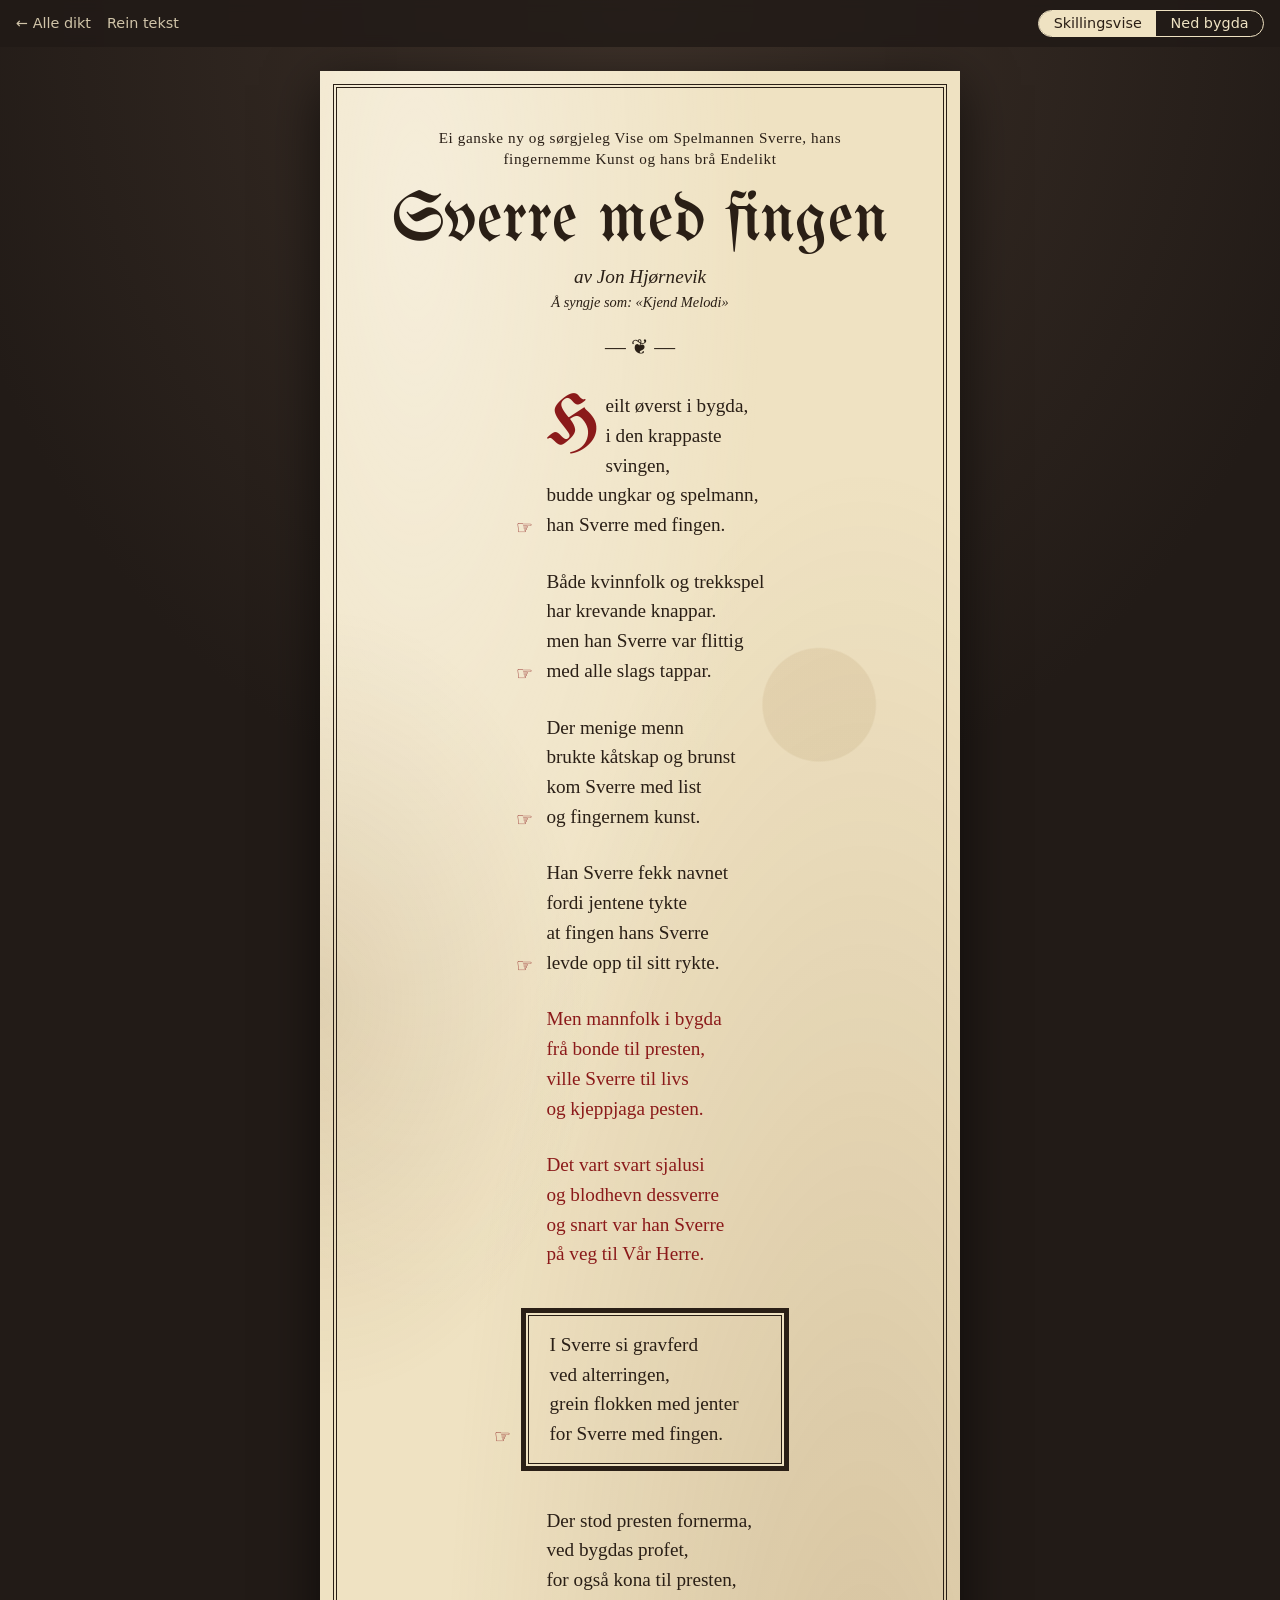
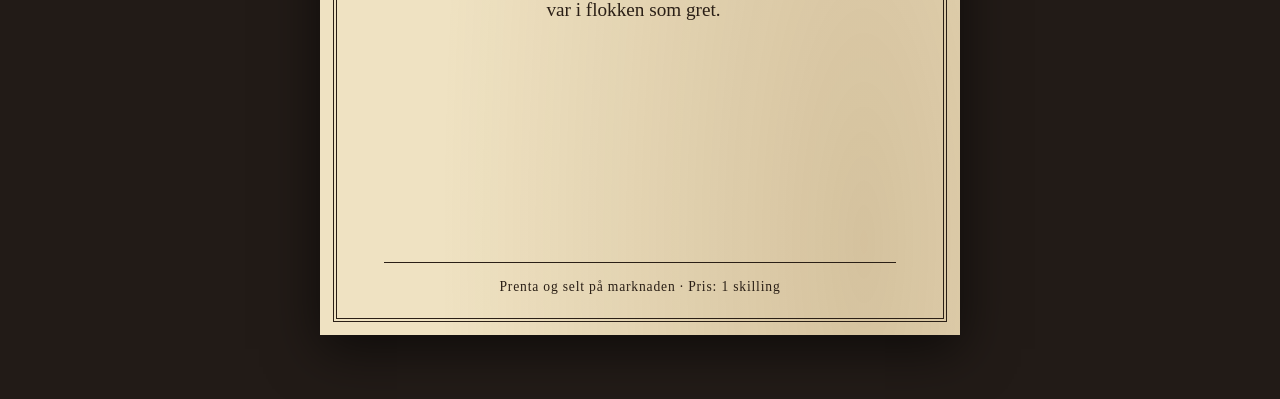
<file: dikt/sverre-med-fingen/index.html>
<!doctype html>
<html lang="nn" data-visning="vise">
<head>
  <meta charset="utf-8">
  <meta name="viewport" content="width=device-width, initial-scale=1">
  <title>Sverre med fingen – Jon Hjørnevik</title>
  <link rel="preconnect" href="https://fonts.googleapis.com">
  <link rel="preconnect" href="https://fonts.gstatic.com" crossorigin>
  <link href="https://fonts.googleapis.com/css2?family=Alegreya:ital,wght@0,400;0,800;1,400&family=IM+Fell+English:ital@0;1&family=IM+Fell+English+SC&family=UnifrakturMaguntia&display=swap" rel="stylesheet">
  <link rel="stylesheet" href="style.css">
  <script>
    document.documentElement.classList.add("js");
    try {
      if (localStorage.getItem("sverre-visning") === "veg") document.documentElement.dataset.visning = "veg";
    } catch {}
  </script>
  <script src="script.js" defer></script>
</head>
<body>
  <nav class="topplinje">
    <div class="lenkjer">
      <a class="tilbake" href="../../">← Alle dikt</a>
      <a class="tilbake" href="../../les/#sverre-med-fingen">Rein tekst</a>
    </div>
    <div class="veljar" role="group" aria-label="Visning">
      <button type="button" data-vel="vise" aria-pressed="true">Skillingsvise</button>
      <button type="button" data-vel="veg" aria-pressed="false">Ned bygda</button>
    </div>
  </nav>

  <main class="ark">
    <svg class="vegen" aria-hidden="true">
      <defs>
        <symbol id="gran" viewBox="0 0 40 60">
          <path d="M20 0 L34 22 L27 22 L38 40 L29 40 L40 56 L0 56 L11 40 L2 40 L13 22 L6 22 Z"/>
          <rect x="17" y="54" width="6" height="6"/>
        </symbol>
      </defs>
      <g class="granar"></g>
      <path class="veg-kant"/>
      <path class="veg-sti"/>
    </svg>

    <header class="hovud">
      <svg class="hus" viewBox="0 0 120 90" aria-hidden="true">
        <path class="hus-tak" d="M8 42 L60 8 L112 42 Z"/>
        <rect class="hus-vegg" x="18" y="40" width="84" height="46"/>
        <rect class="hus-vindauge" x="30" y="52" width="16" height="14"/>
        <rect class="hus-vindauge" x="74" y="52" width="16" height="14"/>
        <rect class="hus-dør" x="52" y="58" width="16" height="28"/>
      </svg>
      <p class="undertittel">Ei ganske ny og sørgjeleg Vise om Spelmannen Sverre, hans fingernemme Kunst og hans brå Endelikt</p>
      <h1>Sverre med fingen</h1>
      <p class="forfatter">av Jon Hjørnevik</p>
      <p class="melodi">Å syngje som: «Kjend Melodi»</p>
    </header>

    <div class="strofer">
      <p data-strofe class="strofe">
        Heilt øverst i bygda,<br>
        i den krappaste svingen,<br>
        budde ungkar og spelmann,<br>
        <span class="peik">han Sverre med fingen.</span>
      </p>
      <p data-strofe class="strofe">
        Både kvinnfolk og trekkspel<br>
        har krevande knappar.<br>
        men han Sverre var flittig<br>
        <span class="peik">med alle slags tappar.</span>
      </p>
      <p data-strofe class="strofe">
        Der menige menn<br>
        brukte kåtskap og brunst<br>
        kom Sverre med list<br>
        <span class="peik">og fingernem kunst.</span>
      </p>
      <p data-strofe class="strofe">
        Han Sverre fekk navnet<br>
        fordi jentene tykte<br>
        at fingen hans Sverre<br>
        <span class="peik">levde opp til sitt rykte.</span>
      </p>
      <p data-strofe class="strofe blod">
        Men mannfolk i bygda<br>
        frå bonde til presten,<br>
        ville Sverre til livs<br>
        og kjeppjaga pesten.
      </p>
      <p data-strofe class="strofe blod">
        Det vart svart sjalusi<br>
        og blodhevn dessverre<br>
        og snart var han Sverre<br>
        på veg til Vår Herre.
      </p>
      <p data-strofe class="strofe sorg">
        I Sverre si gravferd<br>
        ved alterringen,<br>
        grein flokken med jenter<br>
        <span class="peik">for Sverre med fingen.</span>
      </p>
      <p data-strofe class="strofe siste">
        Der stod presten fornerma,<br>
        ved bygdas profet,<br>
        for også kona til presten,<br>
        var i flokken som gret.
      </p>
    </div>

    <footer class="fot">
      <div class="stempel" aria-hidden="true">Skandale!</div>
      <svg class="kyrkje" viewBox="0 0 160 150" aria-hidden="true">
        <path class="kyrkje-tak" d="M20 80 L80 52 L140 80 Z"/>
        <rect class="kyrkje-vegg" x="28" y="78" width="104" height="68"/>
        <rect class="kyrkje-vegg" x="64" y="30" width="32" height="50"/>
        <path class="kyrkje-tak" d="M60 32 L80 0 L100 32 Z"/>
        <rect class="kyrkje-vindauge" x="74" y="44" width="12" height="18" rx="6"/>
        <rect class="kyrkje-vindauge" x="40" y="96" width="14" height="24" rx="7"/>
        <rect class="kyrkje-vindauge" x="106" y="96" width="14" height="24" rx="7"/>
        <rect class="kyrkje-dør" x="70" y="112" width="20" height="34" rx="10"/>
      </svg>
      <p class="prenta">Prenta og selt på marknaden · Pris: 1 skilling</p>
    </footer>
  </main>
</body>
</html>
</file>
<file: style.css>
:root {
  --bakgrunn: #121014;
  --flate: #1c191f;
  --flate-hover: #25212a;
  --kant: #332e38;
  --tekst: #ece6dc;
  --dempet: #9a9199;
  --aksent: #e0a458;

  /* Farge per kategori – legg til fleire her ved behov */
  --kat-griseri: #e86a92;
  --kat-humor: #f2c14e;
  --kat-livsvisdom: #7fc8a9;
  --kat-standard: #8fb8de;

  --serif: "Cormorant Garamond", Georgia, serif;
  --sans: "Karla", system-ui, sans-serif;
}

*,
*::before,
*::after {
  box-sizing: border-box;
}

body {
  margin: 0;
  min-height: 100vh;
  background:
    radial-gradient(ellipse 80% 50% at 50% -10%, rgba(224, 164, 88, 0.12), transparent 70%),
    var(--bakgrunn);
  color: var(--tekst);
  font-family: var(--sans);
  font-size: 1rem;
  line-height: 1.6;
  display: flex;
  flex-direction: column;
}

main,
.topp,
.bunn {
  width: 100%;
  max-width: 52rem;
  margin: 0 auto;
  padding: 0 1rem;
}

main {
  flex: 1;
}

/* ---------- Topp ---------- */

.topp {
  padding-top: 4rem;
  padding-bottom: 2.5rem;
  text-align: center;
}

.overtittel {
  margin: 0;
  font-size: 0.8rem;
  letter-spacing: 0.3em;
  text-transform: uppercase;
  color: var(--aksent);
}

h1 {
  margin: 0.25rem 0 0.75rem;
  font-family: var(--serif);
  font-weight: 700;
  font-size: clamp(2.6rem, 9vw, 4.5rem);
  line-height: 1;
}

.ingress {
  margin: 0 auto;
  max-width: 30rem;
  color: var(--dempet);
  font-family: var(--serif);
  font-style: italic;
  font-size: 1.25rem;
}

/* ---------- Filter ---------- */

.filter {
  display: flex;
  flex-wrap: wrap;
  gap: 1.25rem 2rem;
  align-items: flex-end;
  padding: 1.25rem;
  border: 1px solid var(--kant);
  border-radius: 0.75rem;
  background: var(--flate);
}

.filter-gruppe {
  display: flex;
  flex-direction: column;
  gap: 0.5rem;
  min-width: 0;
}

.filter-etikett {
  font-size: 0.75rem;
  letter-spacing: 0.15em;
  text-transform: uppercase;
  color: var(--dempet);
}

.chips {
  display: flex;
  flex-wrap: wrap;
  gap: 0.5rem;
}

.chip {
  --farge: var(--aksent);
  font: inherit;
  font-size: 0.9rem;
  padding: 0.35rem 0.9rem;
  border-radius: 999px;
  border: 1px solid var(--kant);
  background: transparent;
  color: var(--tekst);
  cursor: pointer;
  transition: background-color 0.15s, border-color 0.15s, color 0.15s;
}

.chip:hover {
  border-color: var(--farge);
}

.chip[aria-pressed="true"] {
  background: var(--farge);
  border-color: var(--farge);
  color: var(--bakgrunn);
  font-weight: 600;
}

select {
  font: inherit;
  font-size: 0.9rem;
  min-width: 12rem;
  max-width: 100%;
  padding: 0.4rem 2rem 0.4rem 0.75rem;
  border-radius: 0.5rem;
  border: 1px solid var(--kant);
  background: var(--bakgrunn);
  color: var(--tekst);
  cursor: pointer;
}

.chip:focus-visible,
select:focus-visible,
.dikt a:focus-visible {
  outline: 2px solid var(--aksent);
  outline-offset: 2px;
}

/* ---------- Liste ---------- */

.antall {
  margin: 1.5rem 0 0.75rem;
  font-size: 0.85rem;
  color: var(--dempet);
}

.diktliste {
  list-style: none;
  margin: 0;
  padding: 0;
  display: grid;
  grid-template-columns: repeat(auto-fill, minmax(15rem, 1fr));
  gap: 1rem;
}

.dikt a {
  display: flex;
  flex-direction: column;
  height: 100%;
  padding: 1.25rem 1.25rem 1rem;
  border: 1px solid var(--kant);
  border-radius: 0.75rem;
  background: var(--flate);
  color: inherit;
  text-decoration: none;
  transition: transform 0.2s, background-color 0.2s, border-color 0.2s;
}

.dikt a:hover {
  transform: translateY(-3px);
  background: var(--flate-hover);
  border-color: var(--aksent);
}

.dikt-tittel {
  margin: 0;
  font-family: var(--serif);
  font-size: 1.6rem;
  font-weight: 700;
  line-height: 1.15;
}

.dikt-forfatter {
  margin: 0.35rem 0 1rem;
  color: var(--dempet);
  font-family: var(--serif);
  font-style: italic;
  font-size: 1.1rem;
}

.tagger {
  margin-top: auto;
  display: flex;
  flex-wrap: wrap;
  gap: 0.4rem;
}

.tag {
  --farge: var(--kat-standard);
  font-size: 0.75rem;
  letter-spacing: 0.05em;
  padding: 0.1rem 0.6rem;
  border-radius: 999px;
  color: var(--farge);
  border: 1px solid currentColor;
}

[data-kategori="griseri"] { --farge: var(--kat-griseri); }
[data-kategori="humor"] { --farge: var(--kat-humor); }
[data-kategori="livsvisdom"] { --farge: var(--kat-livsvisdom); }

.tom {
  padding: 3rem 1rem;
  text-align: center;
  color: var(--dempet);
  font-family: var(--serif);
  font-style: italic;
  font-size: 1.25rem;
}

/* ---------- Bunn ---------- */

.bunn {
  padding-top: 3rem;
  padding-bottom: 2rem;
  text-align: center;
  font-size: 0.85rem;
  color: var(--dempet);
}

@media (prefers-reduced-motion: reduce) {
  * {
    transition: none !important;
  }
}

.lesemodus {
  margin: 1.25rem 0 0;
  font-size: 0.9rem;
}

.lesemodus a {
  color: var(--aksent);
  text-decoration: none;
  border-bottom: 1px solid currentColor;
}

.lesemodus a:hover {
  border-bottom-style: dashed;
}
</file>
<file: les/style.css>
/* Rein tekst: roleg og lettlesen, og følgjer lyst eller mørkt tema frå eininga */

:root {
  --bakgrunn: #fbf8f2;
  --tekst: #24211d;
  --dempet: #6f675d;
  --strek: #e3dccf;
  --lenke: #8a4b14;

  --serif: "Literata", Georgia, serif;
  --ui: system-ui, sans-serif;
}

@media (prefers-color-scheme: dark) {
  :root {
    --bakgrunn: #161412;
    --tekst: #e9e3d8;
    --dempet: #a39a8d;
    --strek: #34302b;
    --lenke: #e0a458;
  }
}

*,
*::before,
*::after {
  box-sizing: border-box;
}

body {
  margin: 0;
  background: var(--bakgrunn);
  color: var(--tekst);
  font-family: var(--serif);
  font-size: 1.15rem;
  line-height: 1.65;
}

.topp,
main {
  max-width: 36rem;
  margin: 0 auto;
  padding: 0 1rem;
}

.topp {
  padding-top: 1.5rem;
  padding-bottom: 1rem;
  border-bottom: 1px solid var(--strek);
}

a {
  color: var(--lenke);
}

a:focus-visible {
  outline: 2px solid currentColor;
  outline-offset: 2px;
}

.tilbake,
.stilsett {
  font-family: var(--ui);
  font-size: 0.9rem;
  text-decoration: none;
}

.tilbake:hover,
.stilsett:hover {
  text-decoration: underline;
}

h1 {
  margin: 1.5rem 0 0.25rem;
  font-size: 2.2rem;
  font-weight: 600;
  line-height: 1.15;
}

.ingress {
  margin: 0;
  color: var(--dempet);
  font-style: italic;
}

.innhald {
  margin: 1.5rem 0 0;
  padding-left: 1.4rem;
  font-size: 1rem;
}

.innhald li {
  margin: 0.2rem 0;
  color: var(--dempet);
}

.dikt {
  padding: 3rem 0;
  border-bottom: 1px solid var(--strek);
  scroll-margin-top: 1rem;
}

.dikt h2 {
  margin: 0;
  font-size: 1.6rem;
  font-weight: 600;
  line-height: 1.2;
}

.forfatter {
  margin: 0.2rem 0 1.5rem;
  color: var(--dempet);
  font-style: italic;
}

.strofe {
  margin: 0 0 1.2em;
}

.stilsett {
  display: inline-block;
  margin-top: 0.5rem;
}

.melding {
  color: var(--dempet);
  font-style: italic;
  text-align: center;
  padding: 2rem 1rem;
}

@media print {
  .tilbake,
  nav,
  .stilsett {
    display: none;
  }

  .dikt {
    break-inside: avoid;
  }
}
</file>
<file: dikt/da-eg-var-liten/style.css>
/* Då eg var liten og lite visste... – to visningar av same dikt:
   [data-visning="skrivebok"]  Skulebok med lærarretting i raudt (standard)
   [data-visning="glidar"]     Før og etter: dra mellom bjørkeskogen og fjøset */

:root {
  --rad: 2.2rem;           /* avstand mellom linjene i skriveboka */
  --blyant: #2b3a67;
  --raudpenn: #d12a2a;

  --barn: "Gochi Hand", "Comic Sans MS", cursive;
  --laerar: "Caveat", cursive;
  --slab: "Zilla Slab", Georgia, serif;
  --ui: system-ui, sans-serif;
}

*,
*::before,
*::after {
  box-sizing: border-box;
}

body {
  margin: 0;
  min-height: 100vh;
  overflow-x: hidden;
}

/* ---------- Topplinja (felles) ---------- */

.topplinje {
  position: sticky;
  top: 0;
  z-index: 10;
  display: flex;
  flex-wrap: wrap;
  gap: 0.5rem 1rem;
  align-items: center;
  justify-content: space-between;
  padding: 0.6rem 1rem;
  font-family: var(--ui);
  font-size: 0.9rem;
  backdrop-filter: blur(6px);
}

.tilbake {
  color: inherit;
  text-decoration: none;
  opacity: 0.85;
}

.tilbake:hover {
  opacity: 1;
}

.veljar {
  display: flex;
  border: 1px solid currentColor;
  border-radius: 999px;
  overflow: hidden;
}

.veljar button {
  font: inherit;
  padding: 0.3rem 0.9rem;
  border: 0;
  background: transparent;
  color: inherit;
  cursor: pointer;
}

.veljar button[aria-pressed="true"] {
  color: var(--knapp-aktiv-tekst);
  background: var(--knapp-aktiv);
}

.tilbake:focus-visible,
.veljar button:focus-visible,
.handtak:focus-visible {
  outline: 3px solid currentColor;
  outline-offset: 2px;
}

/* ---------- Felles ---------- */

.del {
  margin: 0;
}

.linje {
  display: block;
}

/* Det som berre høyrer til den eine visninga */
[data-visning="skrivebok"] .bilete,
[data-visning="skrivebok"] .skiljeline,
[data-visning="skrivebok"] .handtak,
[data-visning="glidar"] .krusedull,
[data-visning="glidar"] .karakter {
  display: none;
}

/* Fargeblyant-teikningane */
.dull-sol { fill: #ffd23f; stroke: #f4a300; stroke-width: 3; }
.dull-strek { fill: none; stroke: #333; stroke-width: 2.5; stroke-linecap: round; }
.dull-strek.tjukk { stroke-width: 5; }
.dull-krone { fill: #79c34f; stroke: #4f9a2f; stroke-width: 3; }
.dull-stamme { fill: #fff; stroke: #333; stroke-width: 3; }
.dull-gras { fill: #8cc56b; }
.da-himmel { fill: #bfe2f6; }
.da-sky { fill: #fff; stroke: #9cc7dd; stroke-width: 3; }
.da-busk { fill: #5aa83c; stroke: #3f8a26; stroke-width: 3; }
.da-blom { fill: #e84a6f; }
.da-blom.gul { fill: #ffd23f; }

/* =========================================================
   1. SKRIVEBOK
   ========================================================= */

[data-visning="skrivebok"] {
  --knapp-aktiv: #fdfcf6;
  --knapp-aktiv-tekst: #4a3322;
  background:
    repeating-linear-gradient(92deg, rgba(0, 0, 0, 0.06) 0 2px, transparent 2px 38px),
    #7a5538;
  color: var(--blyant);
}

[data-visning="skrivebok"] .topplinje {
  background: rgba(74, 51, 34, 0.85);
  color: #fdfcf6;
}

[data-visning="skrivebok"] .ark {
  position: relative;
  margin: 1.5rem max(0.5rem, (100% - 42rem) / 2) 3rem;
  padding: calc(var(--rad) * 2) 1.25rem calc(var(--rad) * 2) 4.6rem;
  background:
    /* hol for ringpermen */
    radial-gradient(circle at 1.5rem 18%, #5e412b 0 0.55rem, transparent 0.6rem),
    radial-gradient(circle at 1.5rem 50%, #5e412b 0 0.55rem, transparent 0.6rem),
    radial-gradient(circle at 1.5rem 82%, #5e412b 0 0.55rem, transparent 0.6rem),
    /* raud marglinje */
    linear-gradient(to right, transparent 3.6rem, #e8a0a0 3.6rem calc(3.6rem + 2px), transparent calc(3.6rem + 2px)),
    /* blå linjer */
    repeating-linear-gradient(to bottom, transparent 0 calc(var(--rad) - 1px), #b7c9e8 calc(var(--rad) - 1px) var(--rad)),
    #fdfcf6;
  box-shadow: 0 12px 40px rgba(0, 0, 0, 0.45);
  font-family: var(--barn);
  font-size: 1.5rem;
  line-height: var(--rad);
}

[data-visning="skrivebok"] h1 {
  margin: 0;
  font-size: 1.9rem;
  font-weight: 400;
  line-height: var(--rad);
}

[data-visning="skrivebok"] .forfatter {
  margin: 0 0 var(--rad);
  font-size: 1.25rem;
}

.krusedull {
  float: right;
  width: 8rem;
  margin: 0 0 0 0.75rem;
  transform: rotate(4deg);
}

[data-visning="skrivebok"] .scene {
  position: static;
}

[data-visning="skrivebok"] .panel {
  display: contents;
}

/* Skriv på annakvar linje – då er det plass til rettingane */
[data-visning="skrivebok"] .linje {
  margin-bottom: var(--rad);
}

/* Læraren ringar inn bokmålsorda og skriv rett form over */
[data-visning="skrivebok"] .rett {
  --forseinking: 2.5s;
  position: relative;
}

[data-visning="skrivebok"] .rett:nth-child(2) {
  --forseinking: 3.6s;
}

[data-visning="skrivebok"] .rett::before {
  content: "";
  position: absolute;
  inset: 0.15em -0.3em 0.05em;
  border: 2px solid var(--raudpenn);
  border-radius: 50%;
  transform: rotate(-4deg);
  animation: ring 0.6s ease-out var(--forseinking) both;
}

[data-visning="skrivebok"] .rett::after {
  content: attr(data-rett);
  position: absolute;
  left: 50%;
  bottom: 95%;
  transform: translateX(-40%) rotate(-6deg);
  color: var(--raudpenn);
  font-family: var(--laerar);
  font-weight: 600;
  font-size: 1.5rem;
  line-height: 1;
  white-space: nowrap;
  animation: skriv 0.5s ease calc(var(--forseinking) + 0.5s) both;
}

.karakter {
  clear: both;
  margin: 0;
  color: var(--raudpenn);
  font-family: var(--laerar);
  font-weight: 600;
  font-size: 1.8rem;
  line-height: var(--rad);
  transform: rotate(-3deg);
  transform-origin: left center;
  animation: skriv 0.8s ease 5.2s both;
}

@media (max-width: 560px) {
  [data-visning="skrivebok"] .ark {
    padding-left: 3.6rem;
    font-size: 1.3rem;
    background:
      linear-gradient(to right, transparent 2.8rem, #e8a0a0 2.8rem calc(2.8rem + 2px), transparent calc(2.8rem + 2px)),
      repeating-linear-gradient(to bottom, transparent 0 calc(var(--rad) - 1px), #b7c9e8 calc(var(--rad) - 1px) var(--rad)),
      #fdfcf6;
  }

  .krusedull {
    width: 5.5rem;
  }
}

/* =========================================================
   2. FØR OG ETTER
   ========================================================= */

[data-visning="glidar"] {
  --knapp-aktiv: #fff7ec;
  --knapp-aktiv-tekst: #1b1a22;
  background: #1b1a22;
  color: #fff7ec;
}

[data-visning="glidar"] .topplinje {
  background: rgba(27, 26, 34, 0.85);
}

[data-visning="glidar"] .ark {
  max-width: 64rem;
  margin: 0 auto;
  padding: 1rem 1rem 2.5rem;
}

[data-visning="glidar"] .hovud {
  text-align: center;
}

[data-visning="glidar"] h1 {
  margin: 0;
  font-family: var(--slab);
  font-weight: 700;
  font-size: clamp(1.5rem, 5vw, 2.4rem);
  line-height: 1.15;
}

[data-visning="glidar"] .forfatter {
  margin: 0.3rem 0 1rem;
  font-family: var(--slab);
  font-style: italic;
  opacity: 0.7;
}

[data-visning="glidar"] .scene {
  position: relative;
  height: min(76vh, 40rem);
  min-height: 360px;
  overflow: hidden;
  border-radius: 14px;
  box-shadow: 0 14px 40px rgba(0, 0, 0, 0.5);
  user-select: none;
  cursor: ew-resize;
}

[data-visning="glidar"] .panel {
  position: absolute;
  inset: 0;
}

.bilete {
  display: block;
  width: 100%;
  height: 100%;
}

/* «Då» ligg øvst og blir klipt bort etter kvart som ein drar */
[data-visning="glidar"] .panel-da {
  z-index: 2;
  clip-path: inset(0 calc(100% - var(--pos)) 0 0);
}

[data-visning="glidar"] .del {
  position: absolute;
  max-width: 44%;
  font-size: clamp(1.15rem, 2.6vw, 1.9rem);
  line-height: 1.35;
}

[data-visning="glidar"] .del-da {
  top: 6%;
  left: 5%;
  padding: 0.4em 0.7em;
  border-radius: 10px;
  background: rgba(255, 253, 244, 0.8);
  color: var(--blyant);
  font-family: var(--barn);
  transform: rotate(-2deg);
}

[data-visning="glidar"] .del-no {
  right: 5%;
  bottom: 8%;
  text-align: right;
  color: #fff7ec;
  font-family: var(--slab);
  font-weight: 700;
  text-shadow: 0 2px 12px rgba(0, 0, 0, 0.7);
}

.skiljeline {
  position: absolute;
  z-index: 3;
  top: 0;
  bottom: 0;
  left: var(--pos);
  width: 3px;
  transform: translateX(-50%);
  background: #fff;
  box-shadow: 0 0 10px rgba(0, 0, 0, 0.5);
  pointer-events: none;
}

.handtak {
  position: absolute;
  z-index: 4;
  top: 50%;
  left: clamp(28px, var(--pos), 100% - 28px);
  width: 56px;
  height: 56px;
  transform: translate(-50%, -50%);
  border: 0;
  border-radius: 50%;
  background: #fff;
  color: #1b1a22;
  font-size: 1.6rem;
  line-height: 1;
  box-shadow: 0 4px 16px rgba(0, 0, 0, 0.45);
  cursor: grab;
  touch-action: none;
  animation: puls 1.6s ease-in-out infinite;
}

.handtak:active {
  cursor: grabbing;
}

.handtak span {
  display: inline-block;
}

/* Pulsen stoppar når nokon har teke i handtaket */
.brukt .handtak {
  animation: none;
}

/* Geita */
.geit-horn { fill: none; stroke: #8a7d6b; stroke-width: 5; stroke-linecap: round; }
.geit-ore,
.geit-skjegg { fill: #d8d0c2; }
.geit-hovud { fill: #ece7dd; }
.geit-auge { fill: #222; }
.stjerner { fill: #fff; opacity: 0.8; }

.geit {
  animation: kikk 7s ease-in-out infinite;
}

.geit-auge ellipse {
  transform-box: fill-box;
  transform-origin: center;
  animation: blunk 4s infinite;
}

/* Smal skjerm: glidaren går loddrett, «då» øvst og «no» nedst */
@media (max-width: 640px) {
  [data-visning="glidar"] .scene {
    height: min(78vh, 44rem);
    cursor: ns-resize;
  }

  [data-visning="glidar"] .panel-da {
    clip-path: inset(0 0 calc(100% - var(--pos)) 0);
  }

  [data-visning="glidar"] .del {
    max-width: none;
    left: 5%;
    right: 5%;
  }

  [data-visning="glidar"] .del-da {
    top: 4%;
  }

  [data-visning="glidar"] .del-no {
    bottom: 5%;
  }

  .skiljeline {
    top: var(--pos);
    bottom: auto;
    left: 0;
    right: 0;
    width: auto;
    height: 3px;
    transform: translateY(-50%);
  }

  .handtak {
    top: clamp(28px, var(--pos), 100% - 28px);
    left: 50%;
  }

  .handtak span {
    transform: rotate(90deg);
  }
}

/* =========================================================
   Animasjonar
   ========================================================= */

@keyframes ring {
  from { clip-path: inset(0 100% 0 0); }
  to { clip-path: inset(0 0 0 0); }
}

@keyframes skriv {
  from { opacity: 0; }
}

@keyframes puls {
  50% { box-shadow: 0 0 0 12px rgba(255, 255, 255, 0.25), 0 4px 16px rgba(0, 0, 0, 0.45); }
}

@keyframes kikk {
  0%, 100% { transform: translateX(-12px); }
  20%, 75% { transform: translateX(0); }
}

@keyframes blunk {
  0%, 90%, 100% { transform: scaleY(1); }
  94% { transform: scaleY(0.1); }
}

@media (prefers-reduced-motion: reduce) {
  *,
  *::before,
  *::after {
    animation: none !important;
    transition: none !important;
  }
}

/* Lenkjene «Alle dikt» og «Rein tekst» side om side */
.lenkjer {
  display: flex;
  gap: 1rem;
}
</file>
<file: dikt/eksempel/style.css>
/* Kvart dikt har si eiga style.css – her kan du eksperimentere fritt. */

body {
  margin: 0;
  min-height: 100vh;
  padding: 2rem 1rem;
  background: #121014;
  color: #ece6dc;
  font-family: Georgia, serif;
  line-height: 1.7;
}

.tilbake {
  color: #e0a458;
  font-family: system-ui, sans-serif;
  font-size: 0.9rem;
  text-decoration: none;
}

article {
  max-width: 32rem;
  margin: 3rem auto;
}

h1 {
  margin: 0;
  font-size: 2.5rem;
}

.forfatter {
  margin-top: 0.25rem;
  font-style: italic;
  color: #9a9199;
}

.dikt p {
  margin: 1.5rem 0;
}
</file>
<file: dikt/me-er-ikkje-like/style.css>
/* Me er ikkje like. – frå høgtid til Hardanger.
   Heile forteljinga er tidsstyrt med CSS-animasjonar.
   Endre tidspunkta under for å justere dramaturgien. */

:root {
  --t-tittel: 0.3s;
  --t-l1: 2.2s;
  --t-l2: 5s;
  --t-l3: 7.8s;
  --t-slag: 9.8s;  /* Kinsarvik! */

  --natt: #0d0c12;
  --tekst: #f5efe6;
  --dempet: #b9afc0;
  --saum: #fff7ec;
  --bloming: #f9d3dc;
  --gloe: #f29bb0;

  --serif: "EB Garamond", Georgia, serif;
  --display: "Abril Fatface", Georgia, serif;
}

*,
*::before,
*::after {
  box-sizing: border-box;
}

body {
  margin: 0;
  min-height: 100vh;
  overflow-x: hidden;
  background: var(--natt);
  color: var(--tekst);
  font-family: var(--serif);
  line-height: 1.6;
}

/* ---------- Kulissar ---------- */

.hardanger {
  position: fixed;
  inset: 0;
  background: linear-gradient(
    to bottom,
    #1b1d48 0%,
    #3d2f66 30%,
    #8c4f7a 52%,
    #e0806c 64%,
    #f6bd8a 72%
  );
}

.fjell {
  position: absolute;
  left: 0;
  bottom: 0;
  width: 100%;
  height: 42vh;
  animation: fjell-reis 2.4s cubic-bezier(.2, .7, .2, 1) var(--t-slag) both;
}

.fjell-bak { fill: #3a3768; }
.isbre { fill: #e9e4f2; }
.fjell-fram { fill: #1c1a3a; }
.fjord { fill: #26275a; }

.glitter {
  position: absolute;
  left: 0;
  right: 0;
  bottom: 0;
  height: 9vh;
  background: repeating-linear-gradient(
    to bottom,
    transparent 0 7px,
    rgba(246, 189, 138, 0.35) 7px 8px
  );
  mask-image: linear-gradient(to right, transparent, #000 30%, #000 70%, transparent);
  animation:
    fjell-reis 2.4s cubic-bezier(.2, .7, .2, 1) var(--t-slag) both,
    glitre 4s ease-in-out calc(var(--t-slag) + 2.4s) infinite alternate;
}

/* Natta ligg over alt fram til slaget */
.natt {
  position: fixed;
  inset: 0;
  pointer-events: none;
  background: radial-gradient(ellipse 70% 50% at 50% 20%, #1c1a26, var(--natt) 70%);
  opacity: 0;
  animation: natt-forsvinn 1.6s ease-in var(--t-slag) both;
}

/* ---------- Eplebløming ---------- */

.bloming {
  position: fixed;
  inset: 0;
  overflow: hidden;
  pointer-events: none;
}

.bloming span {
  position: absolute;
  top: 0;
  left: var(--x);
  width: calc(14px * var(--k));
  height: calc(11px * var(--k));
  border-radius: 100% 0 100% 0;
  background: linear-gradient(135deg, #fff, var(--bloming) 60%, var(--gloe));
  opacity: 0.9;
  animation: dal var(--s) linear calc(var(--t-slag) + var(--d)) infinite both;
}

/* ---------- Teksten ---------- */

.tilbake {
  position: relative;
  z-index: 1;
  display: inline-block;
  margin: 1.5rem 1rem 0;
  color: var(--dempet);
  font-size: 0.95rem;
  text-decoration: none;
}

.tilbake:hover {
  color: var(--tekst);
}

article {
  position: relative;
  z-index: 1;
  max-width: 40rem;
  margin: 10vh auto 0;
  padding: 0 1rem 45vh;
  text-align: center;
  text-shadow: 0 2px 14px rgba(13, 12, 30, 0.7);
}

h1 {
  margin: 0;
  font-weight: 400;
  font-size: 0.95rem;
  letter-spacing: 0.35em;
  text-transform: uppercase;
  animation: inn 2s ease var(--t-tittel) both;
}

.forfatter {
  margin: 0.3rem 0 3rem;
  color: var(--dempet);
  font-style: italic;
  animation: inn 2s ease calc(var(--t-tittel) + 0.8s) both;
}

.dikt {
  margin: 0;
  font-size: clamp(1.25rem, 4.2vw, 1.7rem);
}

.linje {
  display: block;
  margin-bottom: 0.6em;
}

.l1 { animation: inn 2.2s ease var(--t-l1) both; }
.l2 { animation: inn 2.2s ease var(--t-l2) both; }
.l3 { animation: inn 1.6s ease var(--t-l3) both; }

.stad {
  display: block;
  margin-top: 0.2em;
  font-family: var(--display);
  font-size: clamp(3rem, 14vw, 7rem);
  line-height: 1.1;
  color: #fff3e2;
  text-shadow:
    0 0 24px rgba(242, 155, 176, 0.8),
    0 4px 0 #8c4f7a,
    0 8px 30px rgba(13, 12, 30, 0.6);
  animation: triumf 1.4s cubic-bezier(.3, 1.6, .5, 1) var(--t-slag) both;
}

/* Hardangersaum: kryssmønster i kvitt, som ein bord over og under */
.saum {
  display: block;
  width: min(100%, 26rem);
  height: 16px;
  margin: 0.15em auto;
  border-block: 2px solid var(--saum);
  background-image:
    linear-gradient(45deg, transparent 40%, var(--saum) 40% 60%, transparent 60%),
    linear-gradient(-45deg, transparent 40%, var(--saum) 40% 60%, transparent 60%);
  background-size: 12px 12px;
  background-position: center;
  filter: drop-shadow(0 2px 6px rgba(13, 12, 30, 0.5));
  animation: saum-ut 1.2s ease-out calc(var(--t-slag) + 0.9s) both;
}

.igjen {
  display: inline-block;
  margin-top: 3rem;
  color: var(--tekst);
  font-style: italic;
  text-decoration: none;
  border-bottom: 1px solid currentColor;
  animation: inn 1.5s ease calc(var(--t-slag) + 3.5s) both;
}

.tilbake:focus-visible,
.igjen:focus-visible {
  outline: 2px solid var(--saum);
  outline-offset: 4px;
}

/* ---------- Animasjonar ---------- */

@keyframes inn {
  from {
    opacity: 0;
    transform: translateY(10px);
    filter: blur(4px);
  }
}

@keyframes natt-forsvinn {
  from { opacity: 1; }
}

@keyframes fjell-reis {
  from { transform: translateY(60%); }
}

@keyframes glitre {
  to { opacity: 0.4; background-position: 0 4px; }
}

@keyframes triumf {
  0% {
    opacity: 0;
    transform: scale(0.2) rotate(-8deg);
  }
  60% {
    opacity: 1;
    transform: scale(1.12) rotate(2deg);
  }
}

@keyframes saum-ut {
  from { transform: scaleX(0); }
}

@keyframes dal {
  0% {
    transform: translate(0, -5vh) rotate(0deg);
  }
  25% {
    transform: translate(4vw, 25vh) rotate(90deg);
  }
  50% {
    transform: translate(-3vw, 55vh) rotate(200deg);
  }
  75% {
    transform: translate(5vw, 80vh) rotate(290deg);
  }
  100% {
    transform: translate(0, 105vh) rotate(400deg);
  }
}

/* Utan rørsle: hopp rett til sluttbiletet */
@media (prefers-reduced-motion: reduce) {
  *,
  *::before,
  *::after {
    animation: none !important;
  }

  .bloming {
    display: none;
  }
}
</file>
<file: dikt/moderne-vossastubb/style.css>
/* Moderne vossastubb – sida blir fullare jo lenger ein les.
   script.js set --rus (0–1) og --fylle (0–1) på <html> etter kva strofe som blir lesen,
   og klassane .dans, .gele, .kraup, .dunk og .velt for dei store augneblinka. */

@property --rus {
  syntax: "<number>";
  inherits: true;
  initial-value: 0;
}

@property --fylle {
  syntax: "<number>";
  inherits: true;
  initial-value: 0;
}

:root {
  --ol: #f6c56b;
  --tekst: #f3e6cc;
  --dempet: #c9b48f;

  --gotisk: "Grenze Gotisch", Georgia, serif;
  --vollkorn: "Vollkorn", Georgia, serif;

  transition:
    --rus 1.8s ease,
    --fylle 1.8s ease;
}

*,
*::before,
*::after {
  box-sizing: border-box;
}

body {
  margin: 0;
  overflow-x: hidden;
  background: #160c06;
  color: var(--tekst);
  font-family: var(--vollkorn);
}

.tilbake {
  position: fixed;
  top: 1rem;
  left: 1rem;
  z-index: 4;
  color: var(--ol);
  font-family: system-ui, sans-serif;
  font-size: 0.9rem;
  text-decoration: none;
}

.tilbake:focus-visible {
  outline: 2px solid currentColor;
  outline-offset: 3px;
}

/* ---------- Bakgrunn ---------- */

/* Ølstova: blir rødare og meir mettar jo meir rus */
.stove {
  position: fixed;
  inset: 0;
  background: radial-gradient(ellipse 80% 60% at 50% 30%, #6b3f1d, #2a170b 60%, #160c06);
  filter:
    hue-rotate(calc(var(--rus) * -25deg))
    saturate(calc(1 + var(--rus) * 0.9));
}

.fjell {
  position: fixed;
  left: 0;
  bottom: 0;
  width: 100%;
  height: 30vh;
}

.fjell-bak { fill: #3a2617; }
.fjell-fram { fill: #22150c; }
.vatn { fill: #4a6b78; opacity: 0.6; }

/* «men fjella kring Vangen, dei danste med» */
.dans .fjell-bak,
.dans .fjell-fram {
  transform-box: fill-box;
  transform-origin: 50% 100%;
  animation: dans 0.6s ease-in-out infinite alternate;
  animation-delay: calc(var(--i) * -0.1s);
}

/* Fyllesjuka legg seg som eit grått, grønleg slør over alt */
.fyllesjuke {
  position: fixed;
  inset: 0;
  z-index: 1;
  pointer-events: none;
  background: radial-gradient(ellipse at center, rgba(90, 100, 85, 0.55), rgba(20, 22, 18, 0.95));
  opacity: var(--fylle);
}

.dunk .fyllesjuke {
  animation: dunk-slor 0.9s ease-out infinite;
}

/* ---------- Teksten ---------- */

main {
  position: relative;
  z-index: 2;
  max-width: 36rem;
  margin: 0 auto;
  padding: 0 1rem 30vh;
  text-align: center;
  font-size: clamp(1.15rem, 4vw, 1.4rem);
  line-height: 1.6;
  /* Dobbeltsyn */
  text-shadow: calc(var(--rus) * 7px) calc(var(--rus) * 2px) 0 rgba(243, 230, 204, calc(var(--rus) * 0.45));
  /* Vagging */
  animation: vagg 3.2s ease-in-out infinite alternate;
}

.hovud {
  padding-top: 14vh;
}

h1 {
  margin: 0;
  font-family: var(--gotisk);
  font-weight: 600;
  font-size: clamp(2.6rem, 10vw, 4.6rem);
  line-height: 1.05;
  color: var(--ol);
}

.forfatter {
  margin: 0.8rem auto 0;
  max-width: 26rem;
  color: var(--dempet);
  font-style: italic;
  font-size: 1.05rem;
}

.hint {
  margin: 2.5rem 0 0;
  color: var(--dempet);
  font-family: system-ui, sans-serif;
  font-size: 0.85rem;
  letter-spacing: 0.1em;
}

.strofe {
  margin: 0;
  padding: 16vh 0;
  transition: opacity 0.8s ease;
}

/* Strofene ein ikkje les, flyt ut i tåka */
.js .strofe:not(.aktiv) {
  opacity: 0.35;
  filter: blur(calc(var(--rus) * 2.5px));
}

/* «til føtene blei som gelé og deig» */
.gele .strofe.aktiv {
  animation: gele 1.1s ease-in-out infinite alternate;
}

/* «Heimatt eg kraup …» */
.kraup .strofe.aktiv {
  animation: kryp 2.4s ease-in-out infinite alternate;
}

/* «I hausen min hamra det …» */
.dunk .strofe.aktiv {
  animation: dunk 0.9s ease-out infinite;
}

.moral {
  margin-top: 10vh;
  padding: 1.5rem 1.25rem;
  border: 2px solid var(--ol);
  border-radius: 10px;
  background: rgba(22, 12, 6, 0.7);
}

.moral-tittel {
  font-family: var(--gotisk);
  font-size: 1.6em;
  color: var(--ol);
}

/* ---------- Krusteljaren ---------- */

.krus {
  position: fixed;
  right: 1rem;
  bottom: 1rem;
  z-index: 3;
  width: 6rem;
  text-align: center;
  color: var(--ol);
}

.krus svg {
  display: block;
  width: 4.5rem;
  margin: 0 auto;
  transition: transform 1.2s cubic-bezier(.5, 0, .3, 1.3);
}

.krus-hank,
.krus-glas {
  fill: none;
  stroke: var(--tekst);
  stroke-width: 4;
}

.krus-ol { fill: #d98e2b; }
.krus-skum { fill: #fff6e0; }

.krus-innhald {
  transform-box: view-box;
  transform-origin: 34px 92px;
  transform: scaleY(0);
}

/* Nytt krus: fyll opp, så drikk det nesten tomt */
.skjenk .krus-innhald {
  animation: skjenk 3.5s ease forwards;
}

.krus-tal {
  margin: 0.3rem 0 0;
  font-style: italic;
  font-size: 0.9rem;
  text-shadow: 0 1px 4px #000;
}

/* Når han ligg i veggrøfta, ligg kruset òg */
.velt .krus svg {
  transform: rotate(95deg) translateX(18px);
}

@media (max-width: 560px) {
  .krus {
    width: 4.5rem;
    right: 0.5rem;
    bottom: 0.5rem;
  }

  .krus svg {
    width: 3.2rem;
  }

  .krus-tal {
    font-size: 0.75rem;
  }
}

/* ---------- Animasjonar ---------- */

@keyframes vagg {
  from { transform: rotate(calc(var(--rus) * -2.5deg)) translateX(calc(var(--rus) * -14px)); }
  to { transform: rotate(calc(var(--rus) * 2.5deg)) translateX(calc(var(--rus) * 14px)); }
}

@keyframes dans {
  from { transform: skewX(-9deg) scaleY(0.88); }
  to { transform: skewX(9deg) scaleY(1.12); }
}

@keyframes gele {
  from { transform: skewX(-12deg) scaleY(0.88); }
  to { transform: skewX(12deg) scaleY(1.08); }
}

@keyframes kryp {
  from { transform: translate(-14px, 12px) rotate(-6deg); }
  to { transform: translate(14px, 18px) rotate(-3deg); }
}

@keyframes dunk {
  0% { transform: scale(1.07); }
  35% { transform: scale(1); }
}

@keyframes dunk-slor {
  0% { transform: scale(0.92); }
  35% { transform: scale(1); }
}

@keyframes skjenk {
  0% { transform: scaleY(0); }
  22% { transform: scaleY(1); }
  100% { transform: scaleY(0.18); }
}

@media (prefers-reduced-motion: reduce) {
  :root {
    transition: none;
  }

  *,
  *::before,
  *::after {
    animation: none !important;
    transition: none !important;
  }

  .skjenk .krus-innhald {
    transform: scaleY(0.5);
  }
}

/* «Rein tekst» øvst til høgre */
.reintekst {
  left: auto;
  right: 1rem;
}
</file>
<file: dikt/naken-kaptein/style.css>
/* Naken kaptein – ei sjøreise i fem tilstandar.
   Scena les data-scene på <html> (1–5), som script.js set etter kva strofe som blir lesen. */

:root {
  --djup: #0d1830;
  --tekst: #e6edf5;
  --dempet: #8fa3bd;

  /* Standard: roleg kveldshav */
  --sjo-bak: #2b3a66;
  --sjo-fram: #1d2a4f;
  --duv: 1;            /* kor mykje skipet krengjer, i grader */
  --duv-tid: 5s;
  --bolgje-hogd: 1;
  --bolgje-tid: 9s;

  --bodoni: "Bodoni Moda", Georgia, serif;
  --crimson: "Crimson Pro", Georgia, serif;
}

[data-scene="3"] {
  --sjo-bak: #2d4a63;
  --sjo-fram: #1f3550;
  --duv: 3;
  --duv-tid: 2.4s;
  --bolgje-hogd: 1.6;
  --bolgje-tid: 4s;
}

[data-scene="4"] {
  --sjo-bak: #3a474f;
  --sjo-fram: #222d35;
  --duv: 5;
  --duv-tid: 1.8s;
  --bolgje-hogd: 2.2;
  --bolgje-tid: 2.8s;
}

[data-scene="5"] {
  --sjo-bak: #3f7393;
  --sjo-fram: #2c5a78;
  --duv: 1;
  --duv-tid: 6s;
  --bolgje-hogd: 0.9;
  --bolgje-tid: 11s;
}

*,
*::before,
*::after {
  box-sizing: border-box;
}

body {
  margin: 0;
  background: var(--djup);
  color: var(--tekst);
  font-family: var(--crimson);
}

.tilbake {
  position: fixed;
  top: 1rem;
  left: 1rem;
  z-index: 5;
  color: #fff;
  font-family: system-ui, sans-serif;
  font-size: 0.9rem;
  text-decoration: none;
  text-shadow: 0 1px 6px rgba(0, 0, 0, 0.6);
}

.tilbake:focus-visible,
.slutt a:focus-visible {
  outline: 2px solid currentColor;
  outline-offset: 3px;
}

/* =========================================================
   Scena
   ========================================================= */

.scene {
  position: sticky;
  top: 0;
  z-index: 1;
  height: 55vh;
  min-height: 260px;
  overflow: hidden;
}

/* Glir over i djuphavet under */
.scene::after {
  content: "";
  position: absolute;
  inset: auto 0 0;
  height: 18%;
  background: linear-gradient(transparent, var(--djup));
}

.scene svg {
  position: absolute;
  inset: 0;
  width: 100%;
  height: 100%;
  overflow: visible;
}

.himmel {
  position: absolute;
  inset: 0;
  transition: opacity 2s ease;
}

.himmel-kveld {
  background: linear-gradient(#1c2350 0%, #5b3b6e 35%, #e07a5f 55%, #f4b26a 65%);
}

.himmel-storm {
  opacity: 0;
  background: linear-gradient(#1b2127 0%, #3f4a54 45%, #66717b 65%);
}

.himmel-morgon {
  opacity: 0;
  background: linear-gradient(#7fb7d9 0%, #cfe6ef 45%, #fde7c4 62%);
}

[data-scene="3"] .himmel-storm { opacity: 0.55; }
[data-scene="4"] .himmel-storm { opacity: 1; }
[data-scene="5"] .himmel-morgon { opacity: 1; }

.sol {
  transition: opacity 2s ease;
}

.sol-kveld { fill: #ffb86b; }
.sol-morgon { fill: #fff3c4; opacity: 0; }

[data-scene="3"] .sol-kveld { opacity: 0.3; }
[data-scene="4"] .sol-kveld,
[data-scene="5"] .sol-kveld { opacity: 0; }
[data-scene="5"] .sol-morgon { opacity: 1; }

/* ---------- Havet ---------- */

.bolgjer {
  transform-box: view-box;
  transform: scaleY(var(--bolgje-hogd));
  transition: transform 2s ease;
}

.bolgjer-bak { transform-origin: 0 252px; }
.bolgjer-fram { transform-origin: 0 304px; }

.bolgjer path {
  transition: fill 2s ease;
  animation: flyt var(--bolgje-tid) linear infinite;
}

.bolgjer-bak path {
  fill: var(--sjo-bak);
  --periode: -200px;
}

.bolgjer-fram path {
  fill: var(--sjo-fram);
  --periode: -160px;
}

.glitter rect {
  fill: #ffd9a0;
  animation: blink 1.6s ease-in-out infinite alternate;
}

.glitter rect:nth-child(2) { animation-delay: 0.5s; }
.glitter rect:nth-child(3) { animation-delay: 1s; }

.glitter {
  transition: opacity 2s ease;
}

[data-scene="3"] .glitter,
[data-scene="4"] .glitter,
[data-scene="5"] .glitter {
  opacity: 0;
}

/* ---------- Skipet ---------- */

.skip-snu {
  transform-box: view-box;
  transform-origin: 424px 290px;
  transition: transform 3s ease-in-out;
}

/* Strofe 5: skipet snur og syner hekken */
[data-scene="5"] .skip-snu {
  transform: scaleX(-1);
}

.skip {
  transform-box: view-box;
  transform-origin: 420px 300px;
  animation: duv var(--duv-tid) ease-in-out infinite alternate;
}

.skrog { fill: #7a1f1f; }
.rekke { stroke: #e9e4da; stroke-width: 3; }
.styrhus { fill: #e9e4da; }
.styrhus-vindauge { fill: #2c3e50; }
.mast-stong { fill: #3b2a20; }
.vimpel { fill: #c0392b; }
.segl { fill: #f4ecd8; }
.kaptein { fill: #14141f; }
.lue { fill: #f4ecd8; }
.lykt-stong { fill: #3b2a20; }

/* Baugporten står open (løfta) fram til strofe 4 */
.baugport {
  fill: #8e2626;
  transform-box: view-box;
  transform-origin: 542px 268px;
  transform: rotate(-32deg);
  transition: transform 0.6s cubic-bezier(.6, 0, .9, .5);
}

[data-scene="4"] .baugport,
[data-scene="5"] .baugport {
  transform: none;
}

/* Masta ligg nede i strofe 1, reiser seg i 2, og ramlar i 4 */
.mast {
  transform-box: view-box;
  transform-origin: 433px 270px;
  transform: rotate(-82deg);
  transition: transform 2.2s cubic-bezier(.3, .7, .3, 1.15);
}

[data-scene="2"] .mast,
[data-scene="3"] .mast {
  transform: none;
}

[data-scene="4"] .mast,
[data-scene="5"] .mast {
  transform: rotate(80deg);
  transition: transform 1s cubic-bezier(.55, 0, 1, .45);
}

/* Seglet går opp i strofe 3 */
.segl {
  transform-box: fill-box;
  transform-origin: 0 50%;
  transform: scaleX(0);
  transition: transform 1.5s ease;
}

[data-scene="3"] .segl,
[data-scene="4"] .segl,
[data-scene="5"] .segl {
  transform: none;
}

/* Kapteinen sig saman når masta ramlar */
.kaptein {
  transform-box: fill-box;
  transform-origin: 50% 100%;
  transition: transform 1s ease;
}

[data-scene="4"] .kaptein {
  transform: scaleY(0.82);
}

/* Sjøsprut over baugen i strofe 3 */
.sprut {
  opacity: 0;
  transition: opacity 1s ease;
}

[data-scene="3"] .sprut {
  opacity: 1;
}

.sprut circle {
  fill: #fff;
  transform-box: fill-box;
  animation: sprut 1.1s ease-out infinite;
}

.sprut circle:nth-child(2) { animation-delay: 0.25s; }
.sprut circle:nth-child(3) { animation-delay: 0.5s; }
.sprut circle:nth-child(4) { animation-delay: 0.75s; }
.sprut circle:nth-child(5) { animation-delay: 0.9s; }

/* Lykta på hekken blir tend i strofe 5 – håp i ein hekk */
.lykt {
  fill: #3a3a3a;
  transition: fill 1.5s ease 2s;
}

.lykt-skin {
  fill: #ffcf6b;
  opacity: 0;
  filter: blur(5px);
  transition: opacity 1.5s ease 2s;
}

[data-scene="5"] .lykt { fill: #ffcf6b; }
[data-scene="5"] .lykt-skin { opacity: 0.6; }

/* ---------- Vêr ---------- */

.regn {
  position: absolute;
  inset: 0;
  opacity: 0;
  background: repeating-linear-gradient(
    100deg,
    transparent 0 22px,
    rgba(210, 220, 235, 0.4) 22px 23px
  );
  transition: opacity 1.5s ease;
  animation: regn 0.5s linear infinite;
}

[data-scene="4"] .regn {
  opacity: 1;
}

.lyn {
  position: absolute;
  inset: 0;
  background: #fff;
  opacity: 0;
  pointer-events: none;
}

[data-scene="4"] .lyn {
  animation: lyn 1.2s ease-out 0.3s;
}

/* =========================================================
   Teksten
   ========================================================= */

main {
  max-width: 34rem;
  margin: 0 auto;
  padding: 0 1rem;
}

.hovud {
  padding-top: 6vh;
  text-align: center;
}

h1 {
  margin: 0;
  font-family: var(--bodoni);
  font-style: italic;
  font-weight: 700;
  font-size: clamp(2.6rem, 10vw, 4.2rem);
  line-height: 1.05;
}

.forfatter {
  margin: 0.4rem 0 0;
  color: var(--dempet);
  font-style: italic;
  font-size: 1.2rem;
}

.hint {
  margin: 2rem 0 0;
  color: var(--dempet);
  font-family: system-ui, sans-serif;
  font-size: 0.85rem;
  letter-spacing: 0.1em;
  animation: hint 2s ease-in-out infinite alternate;
}

.strofe {
  margin: 0;
  padding: 20vh 0;
  font-size: clamp(1.3rem, 4.5vw, 1.6rem);
  line-height: 1.6;
  transition: opacity 0.8s ease;
}

/* Berre strofa som blir lesen er heilt tydeleg */
.js .strofe {
  opacity: 0.3;
}

.js .strofe.aktiv {
  opacity: 1;
}

.slutt {
  padding: 20vh 0 35vh;
  text-align: center;
}

.slutt a {
  color: var(--dempet);
  font-style: italic;
  text-decoration: none;
  border-bottom: 1px solid currentColor;
}

.slutt a:hover {
  color: var(--tekst);
}

/* =========================================================
   Animasjonar
   ========================================================= */

@keyframes flyt {
  to { transform: translateX(var(--periode)); }
}

@keyframes duv {
  from { transform: rotate(calc(var(--duv) * -1deg)) translateY(-2px); }
  to { transform: rotate(calc(var(--duv) * 1deg)) translateY(3px); }
}

@keyframes blink {
  to { opacity: 0.2; }
}

@keyframes sprut {
  from {
    opacity: 0.9;
    transform: translate(0, 0);
  }
  to {
    opacity: 0;
    transform: translate(16px, -28px);
  }
}

@keyframes regn {
  to { background-position: -24px 140px; }
}

@keyframes lyn {
  0%, 100% { opacity: 0; }
  6% { opacity: 0.85; }
  14% { opacity: 0; }
  22% { opacity: 0.5; }
  40% { opacity: 0; }
}

@keyframes hint {
  to { transform: translateY(6px); }
}

@media (prefers-reduced-motion: reduce) {
  *,
  *::before,
  *::after {
    animation: none !important;
    transition: none !important;
  }
}

/* «Rein tekst» øvst til høgre */
.reintekst {
  left: auto;
  right: 1rem;
}
</file>
<file: dikt/sverre-med-fingen/style.css>
/* Sverre med fingen – to visningar av same dikt:
   [data-visning="vise"]  Skillingsvise på gulna papir (standard)
   [data-visning="veg"]   Ned bygda, langs ein svingete veg til kyrkja */

:root {
  --papir: #efe2c2;
  --blekk: #2a1f16;
  --raudt: #8b1a1a;
  --stempel: #b3121b;

  --fell: "IM Fell English", Georgia, serif;
  --fell-sc: "IM Fell English SC", Georgia, serif;
  --fraktur: "UnifrakturMaguntia", Georgia, serif;
  --alegreya: "Alegreya", Georgia, serif;
  --ui: system-ui, sans-serif;
}

*,
*::before,
*::after {
  box-sizing: border-box;
}

body {
  margin: 0;
  min-height: 100vh;
  overflow-x: hidden;
}

/* ---------- Topplinja (felles) ---------- */

.topplinje {
  position: sticky;
  top: 0;
  z-index: 10;
  display: flex;
  flex-wrap: wrap;
  gap: 0.5rem 1rem;
  align-items: center;
  justify-content: space-between;
  padding: 0.6rem 1rem;
  font-family: var(--ui);
  font-size: 0.9rem;
  backdrop-filter: blur(6px);
}

.tilbake {
  color: inherit;
  text-decoration: none;
  opacity: 0.85;
}

.tilbake:hover {
  opacity: 1;
}

.veljar {
  display: flex;
  border: 1px solid currentColor;
  border-radius: 999px;
  overflow: hidden;
}

.veljar button {
  font: inherit;
  padding: 0.3rem 0.9rem;
  border: 0;
  background: transparent;
  color: inherit;
  cursor: pointer;
}

.veljar button[aria-pressed="true"] {
  color: var(--knapp-aktiv-tekst);
  background: var(--knapp-aktiv);
}

.tilbake:focus-visible,
.veljar button:focus-visible {
  outline: 2px solid currentColor;
  outline-offset: 2px;
}

/* ---------- Felles oppbygging ---------- */

.ark {
  position: relative;
}

.hovud,
.strofer,
.fot {
  position: relative;
  z-index: 1;
}

.strofe {
  position: relative;
  margin: 0;
}

/* Strofene kjem fram når ein scrollar (berre når JavaScript køyrer) */
.js .strofe {
  opacity: 0;
  transition:
    opacity 1.2s ease,
    transform 1s cubic-bezier(.2, .7, .2, 1),
    filter 1.2s ease;
}

.js .strofe.synleg {
  opacity: 1;
  transform: none;
  filter: none;
}

/* Det som berre høyrer til den eine visninga */
[data-visning="vise"] .vegen,
[data-visning="vise"] .hus,
[data-visning="vise"] .kyrkje,
[data-visning="veg"] .undertittel,
[data-visning="veg"] .melodi,
[data-visning="veg"] .prenta,
[data-visning="veg"] .stempel {
  display: none;
}

/* =========================================================
   1. SKILLINGSVISE
   ========================================================= */

[data-visning="vise"] {
  --knapp-aktiv: var(--papir);
  --knapp-aktiv-tekst: var(--blekk);
  background:
    radial-gradient(ellipse 80% 60% at 50% 0%, #3d3129, transparent 70%),
    #221b17;
  color: var(--blekk);
  font-family: var(--fell);
}

[data-visning="vise"] .topplinje {
  background: rgba(34, 27, 23, 0.85);
  color: var(--papir);
}

[data-visning="vise"] .ark {
  max-width: 40rem;
  margin: 1.5rem auto 4rem;
  padding: 3.5rem clamp(1.25rem, 7vw, 4rem) 2.5rem;
  background:
    radial-gradient(ellipse at 15% 8%, rgba(255, 255, 255, 0.4), transparent 45%),
    radial-gradient(ellipse at 85% 95%, rgba(120, 80, 30, 0.22), transparent 55%),
    radial-gradient(circle at 78% 34%, rgba(140, 100, 40, 0.1) 0 3.5rem, transparent 3.6rem),
    radial-gradient(ellipse at 0% 50%, rgba(120, 80, 30, 0.15), transparent 30%),
    var(--papir);
  box-shadow: 0 14px 50px rgba(0, 0, 0, 0.6);
  font-size: 1.2rem;
}

/* Trykt ramme rundt arket */
[data-visning="vise"] .ark::before {
  content: "";
  position: absolute;
  inset: 0.8rem;
  border: 4px double var(--blekk);
  pointer-events: none;
}

[data-visning="vise"] .hovud {
  text-align: center;
}

[data-visning="vise"] .undertittel {
  max-width: 26rem;
  margin: 0 auto 1rem;
  font-family: var(--fell-sc);
  font-size: 0.95rem;
  line-height: 1.4;
  letter-spacing: 0.04em;
}

[data-visning="vise"] h1 {
  margin: 0;
  font-family: var(--fraktur);
  font-weight: 400;
  font-size: clamp(2.6rem, 11vw, 4.4rem);
  line-height: 1.05;
}

[data-visning="vise"] .forfatter,
[data-visning="vise"] .melodi {
  margin: 0.4rem 0 0;
  font-style: italic;
}

[data-visning="vise"] .melodi {
  font-size: 0.9rem;
}

[data-visning="vise"] .hovud::after {
  content: "— ❦ —";
  display: block;
  margin: 1.5rem 0 2rem;
  font-size: 1.3rem;
}

[data-visning="vise"] .strofer {
  display: grid;
  justify-content: center;
  padding-left: 1.6em;
}

[data-visning="vise"] .strofe {
  margin-bottom: 1.4em;
  line-height: 1.55;
  filter: blur(3px);
}

/* Stor raud førstebokstav */
[data-visning="vise"] .strofe:first-child::first-letter {
  float: left;
  margin: 0.08em 0.1em 0 0;
  font-family: var(--fraktur);
  font-size: 3.7em;
  line-height: 0.8;
  color: var(--raudt);
}

/* Peikefingeren i margen */
[data-visning="vise"] .peik {
  position: relative;
}

[data-visning="vise"] .peik::before {
  content: "☞";
  position: absolute;
  left: -1.6em;
  top: -0.05em;
  font-family: "Segoe UI Symbol", "Noto Sans Symbols 2", "Apple Symbols", sans-serif;
  color: var(--raudt);
}

/* Sjalusi og blodhevn: raud trykkfarge */
[data-visning="vise"] .blod {
  color: var(--raudt);
}

/* Gravferda: sørgerand */
[data-visning="vise"] .sorg {
  margin: 0.6em -1.3em 1.8em;
  padding: 0.9em 1.2em;
  border: 5px solid var(--blekk);
  box-shadow:
    inset 0 0 0 2px var(--papir),
    inset 0 0 0 3px var(--blekk);
}

[data-visning="vise"] .sorg .peik::before {
  left: -2.9em;
}

[data-visning="vise"] .fot {
  position: static;
  text-align: center;
}

[data-visning="vise"] .prenta {
  margin: 1.5rem 0 0;
  padding-top: 1rem;
  border-top: 1px solid var(--blekk);
  font-family: var(--fell-sc);
  font-size: 0.85rem;
  letter-spacing: 0.06em;
}

/* Stempelet har sin eigen plass under siste strofe, så det dekkjer ikkje teksten */
.stempel {
  display: inline-block;
  margin: 0.8em 0 1em;  /* luft nok til at det skrå stempelet ikkje når opp i verset */
  padding: 0.05em 0.35em;
  border: 5px solid currentColor;
  border-radius: 8px;
  color: var(--stempel);
  font-family: "Arial Black", Impact, var(--ui);
  font-size: clamp(2rem, 10vw, 3.6rem);
  letter-spacing: 0.04em;
  text-transform: uppercase;
  mix-blend-mode: multiply;
  pointer-events: none;
  opacity: 0;
  transform: rotate(-14deg);
}

.skandale .stempel {
  opacity: 0.85;
  animation: stemple 0.35s cubic-bezier(.5, 0, .9, .4) both;
}

.skandale[data-visning="vise"] .ark {
  animation: rist 0.4s ease-out 0.3s;
}

@keyframes stemple {
  from {
    opacity: 0;
    transform: scale(2.8) rotate(-4deg);
  }
}

@keyframes rist {
  25% { transform: translate(-3px, 2px); }
  50% { transform: translate(3px, -1px); }
  75% { transform: translate(-1px, 1px); }
}

/* =========================================================
   2. NED BYGDA
   ========================================================= */

[data-visning="veg"] {
  --knapp-aktiv: #1f2d3a;
  --knapp-aktiv-tekst: #fff;
  background: linear-gradient(
    to bottom,
    #a9d8ea 0%,
    #cfe9c4 12%,
    #e9e2a8 30%,
    #f2b979 46%,
    #c9605a 58%,
    #6a3b63 70%,
    #26213d 82%,
    #121020 100%
  );
  color: #1f2d3a;
  font-family: var(--alegreya);
}

[data-visning="veg"] .topplinje {
  background: rgba(255, 255, 255, 0.6);
  color: #1f2d3a;
}

[data-visning="veg"] .ark {
  max-width: 60rem;
  margin: 0 auto;
  padding: 1.5rem 1rem 3rem;
}

.vegen {
  position: absolute;
  inset: 0;
  width: 100%;
  height: 100%;
  overflow: visible;
  pointer-events: none;
}

.veg-kant,
.veg-sti {
  fill: none;
  stroke-linecap: round;
  stroke-linejoin: round;
}

.veg-kant {
  stroke: #6d5a3e;
  stroke-width: 30;
}

.veg-sti {
  stroke: #cdb382;
  stroke-width: 22;
}

.granar use {
  fill: #2f5b3a;
}

[data-visning="veg"] .hovud {
  text-align: center;
}

.hus {
  display: block;
  width: 110px;
  margin: 0 auto 0.5rem;
}

.hus-tak { fill: #3b2a24; }
.hus-vegg { fill: #a8322d; }
.hus-vindauge { fill: #f6e7b0; stroke: #fff; stroke-width: 2; }
.hus-dør { fill: #3b2a24; }

[data-visning="veg"] h1 {
  margin: 0;
  font-weight: 800;
  font-size: clamp(2.4rem, 8vw, 4rem);
  line-height: 1.1;
}

[data-visning="veg"] .forfatter {
  margin: 0.3rem 0 0;
  font-style: italic;
  font-size: 1.15rem;
}

[data-visning="veg"] .strofer {
  margin-top: 16vh;
}

[data-visning="veg"] .strofe {
  width: min(100% - 2.5rem, 22rem);
  margin-bottom: 24vh;
  padding: 1.1rem 1.4rem;
  border-radius: 10px;
  background: rgba(255, 251, 242, 0.93);
  color: #2a2420;
  box-shadow: 0 8px 24px rgba(20, 15, 30, 0.25);
  font-size: 1.2rem;
  line-height: 1.55;
}

[data-visning="veg"] .strofe:nth-child(odd) {
  margin-left: auto;
  transform: translateX(40px);
}

[data-visning="veg"] .strofe:nth-child(even) {
  margin-right: auto;
  transform: translateX(-40px);
}

[data-visning="veg"] .blod {
  border-left: 5px solid #a3242b;
}

[data-visning="veg"] .sorg,
[data-visning="veg"] .siste {
  background: rgba(24, 21, 36, 0.92);
  color: #ece6f0;
}

[data-visning="veg"] .fot {
  text-align: center;
}

.kyrkje {
  display: block;
  width: 170px;
  margin: 0 auto;
}

.kyrkje-tak { fill: #4a3b45; }
.kyrkje-vegg { fill: #f3efe6; }
.kyrkje-vindauge { fill: #2a2638; transition: fill 1.5s ease; }
.kyrkje-dør { fill: #5a3d2b; }

/* Når siste strofe er lesen, lyser det i kyrkja */
.skandale .kyrkje-vindauge {
  fill: #ffd27a;
}

.skandale .kyrkje {
  filter: drop-shadow(0 0 18px rgba(255, 210, 122, 0.5));
}

/* ---------- Utan rørsle ---------- */

@media (prefers-reduced-motion: reduce) {
  *,
  *::before,
  *::after {
    animation: none !important;
    transition: none !important;
  }
}

/* Lenkjene «Alle dikt» og «Rein tekst» side om side */
.lenkjer {
  display: flex;
  gap: 1rem;
}
</file>
